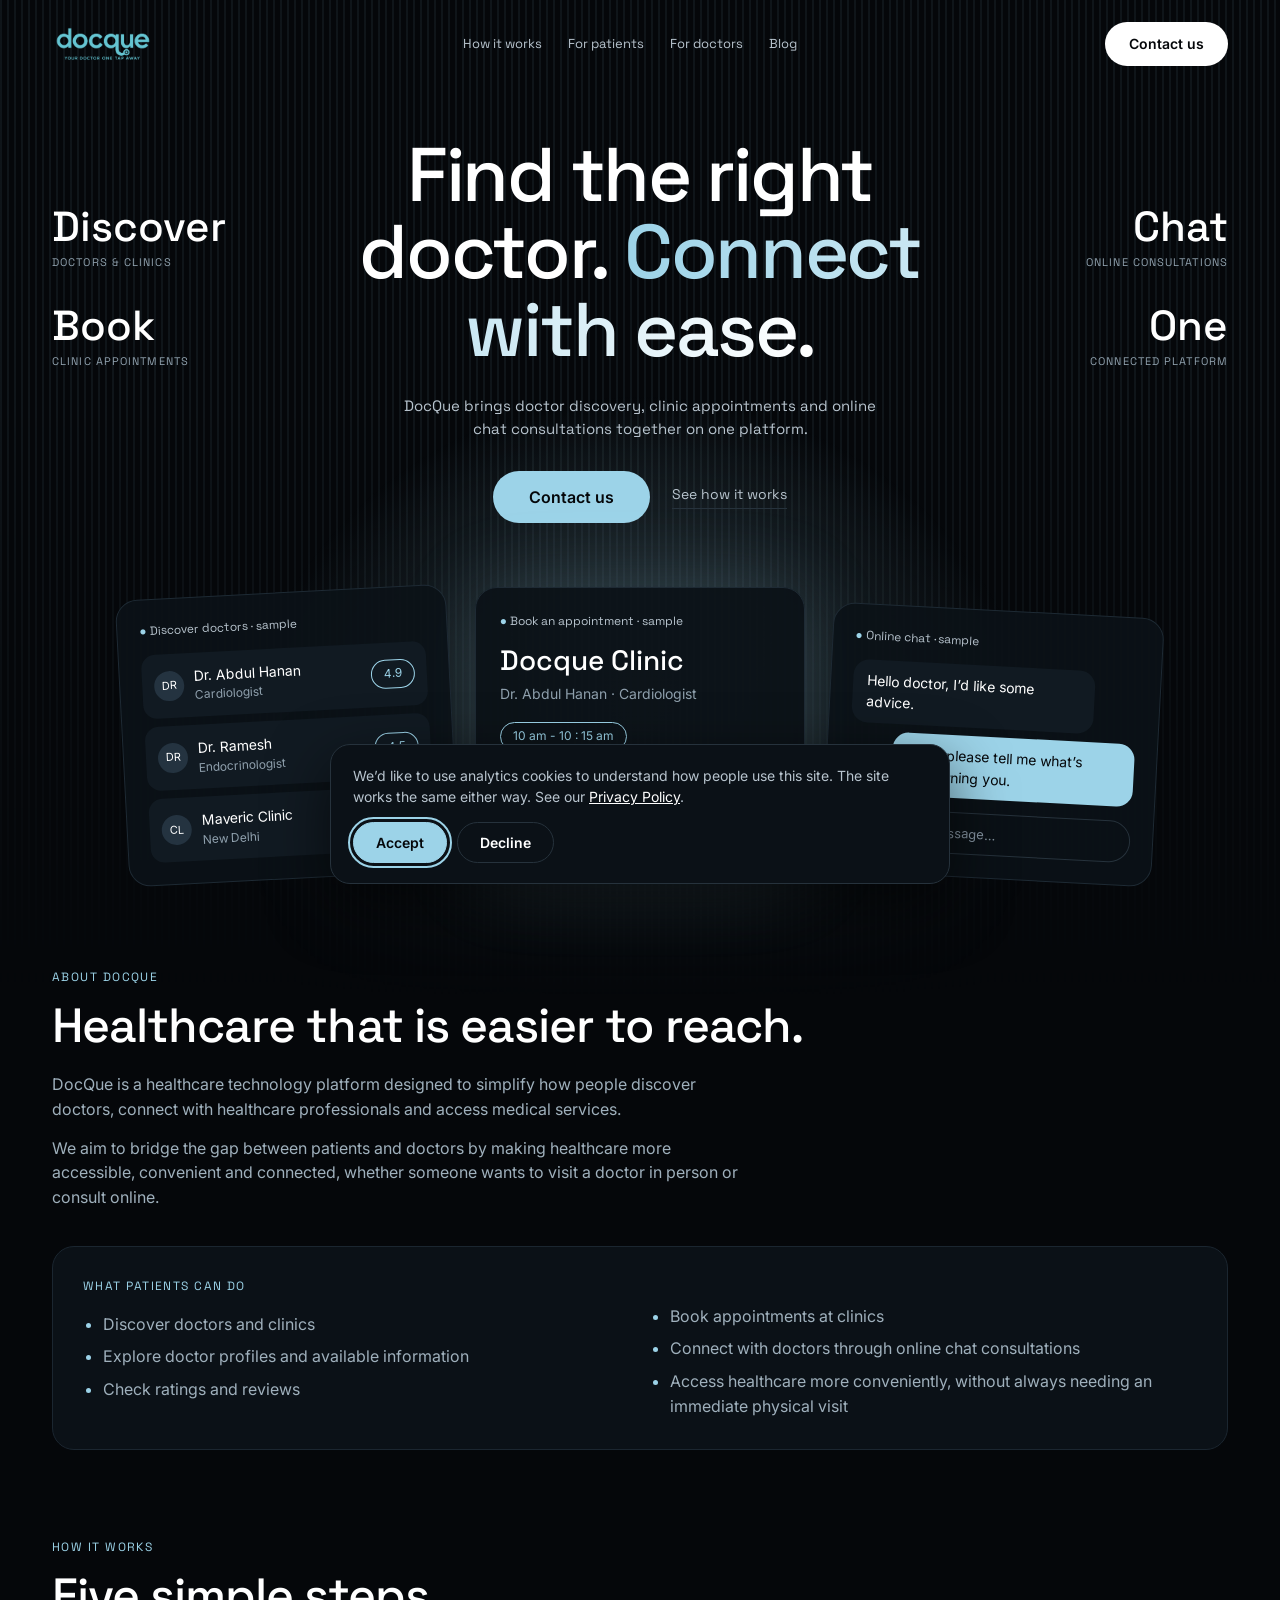
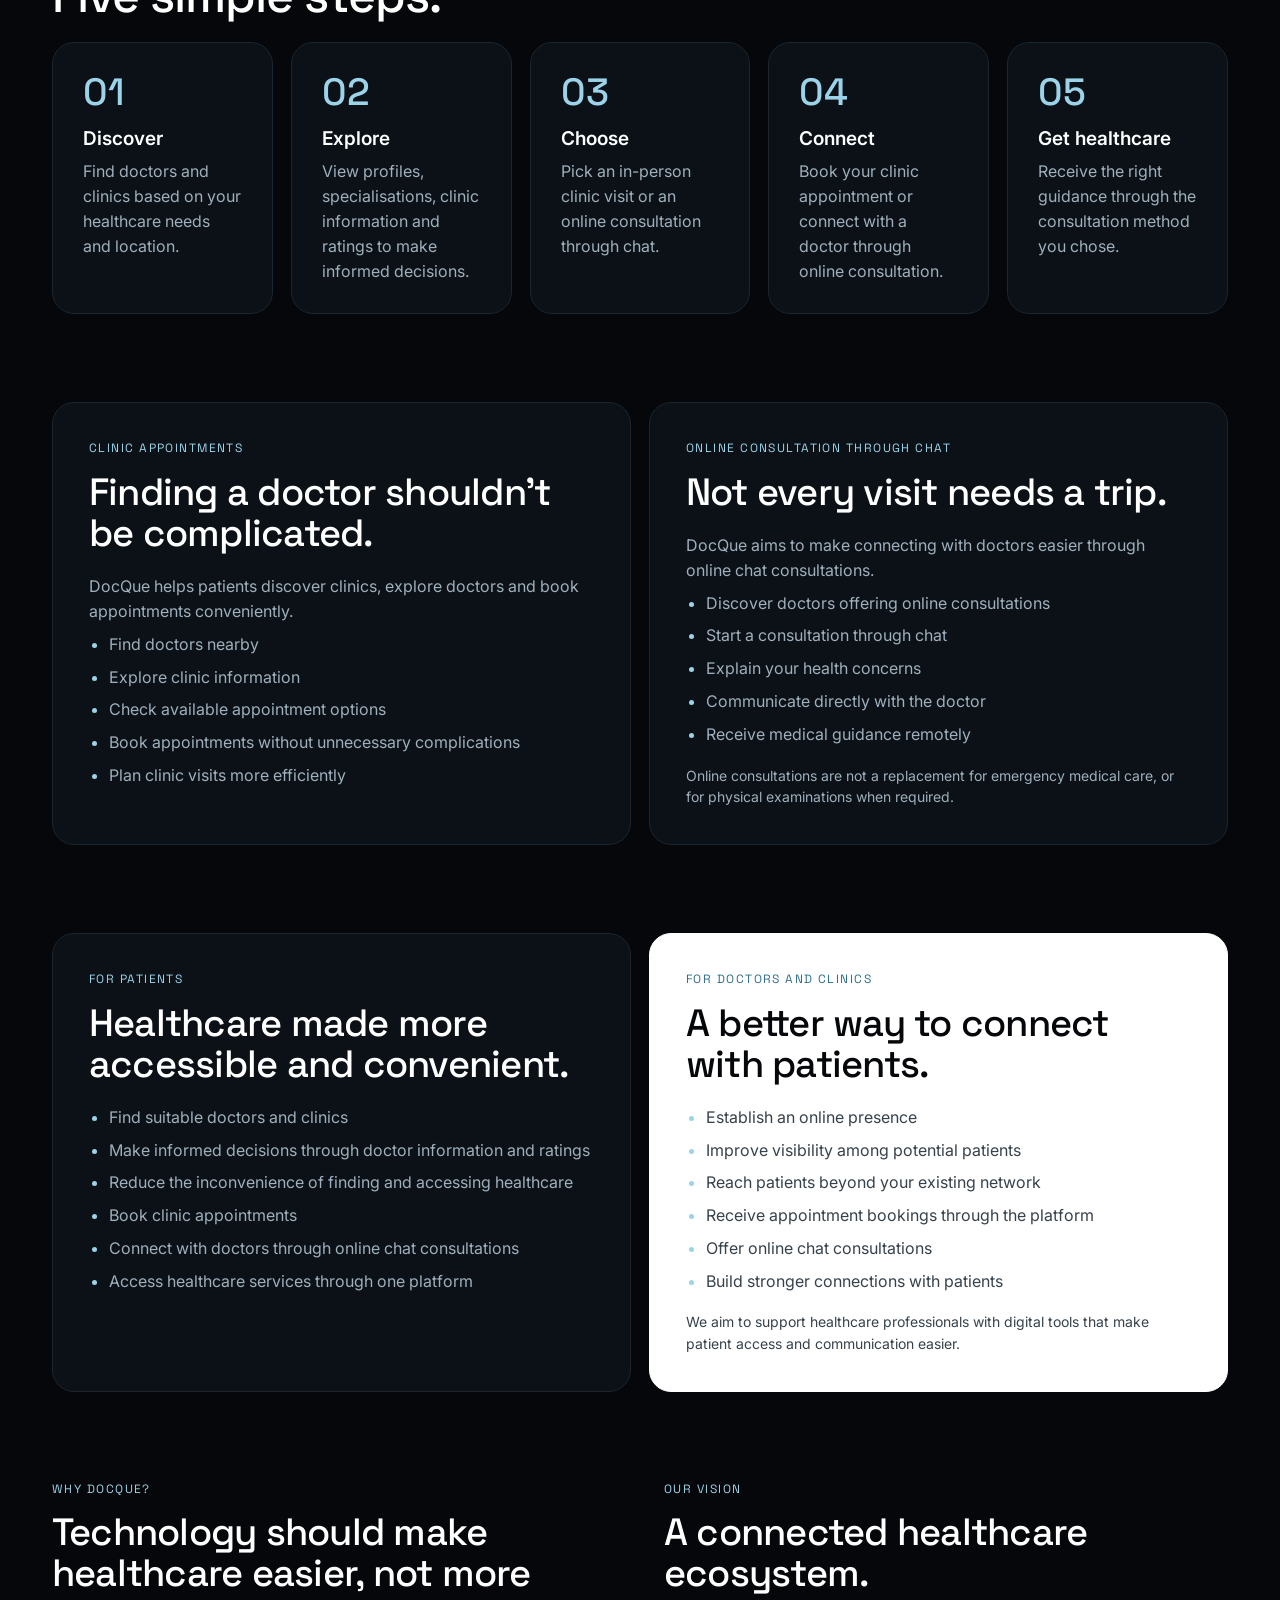
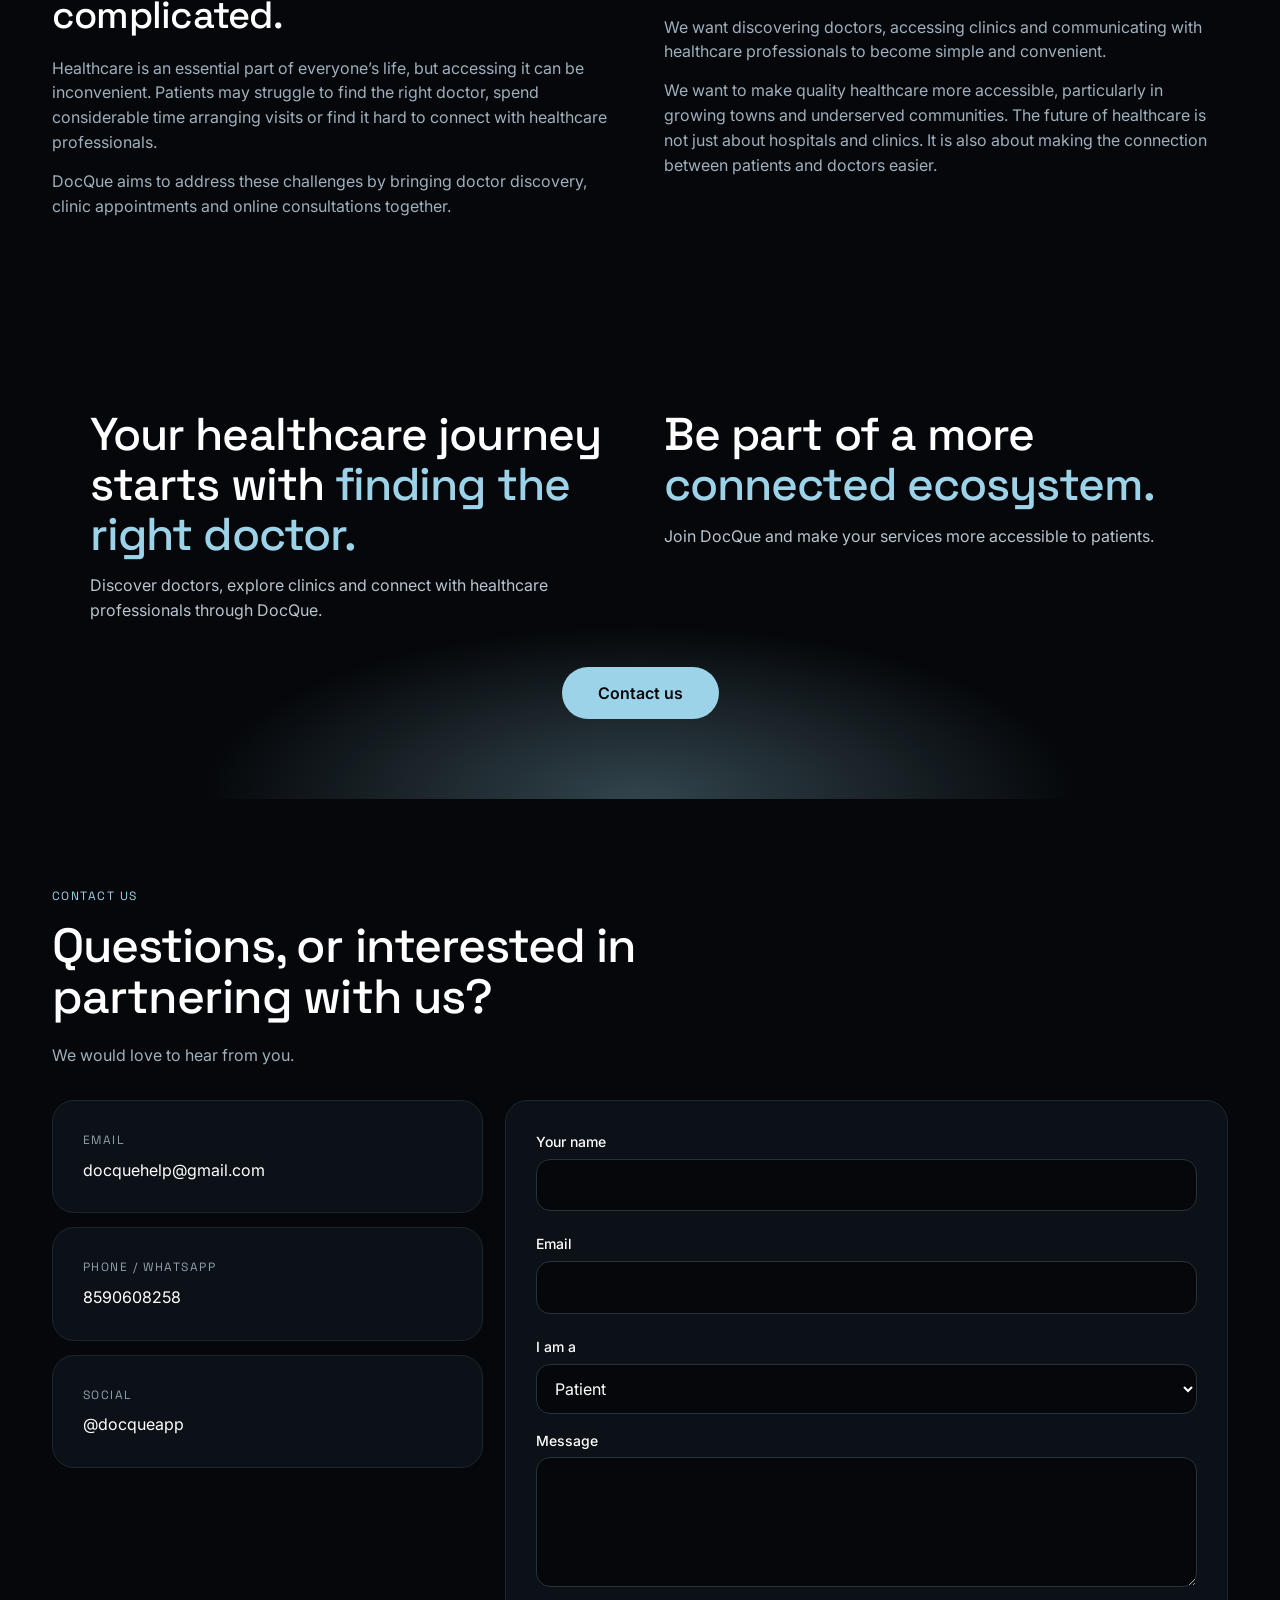
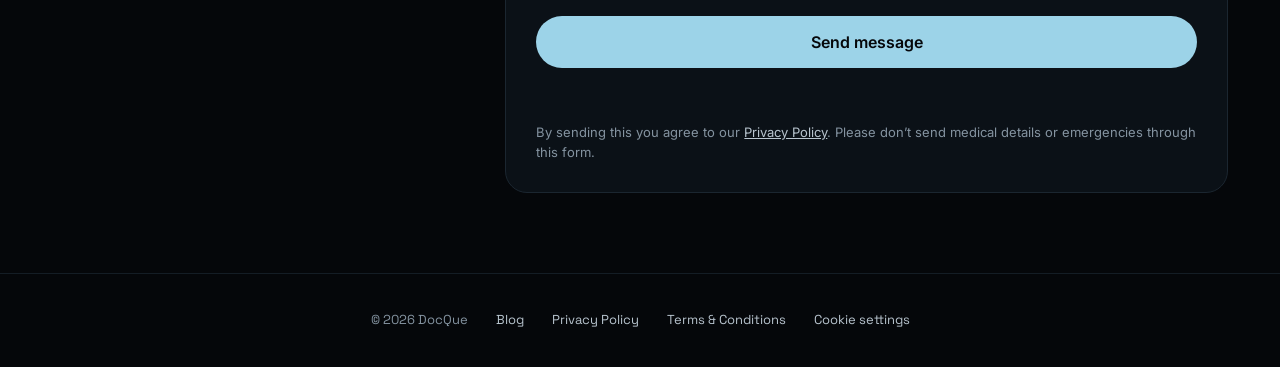
<file: index.html>
<!doctype html>
<html lang="en-IN">
<head>
<meta charset="utf-8">
<meta name="viewport" content="width=device-width, initial-scale=1">
<title>DocQue – Find Doctors, Book Appointments, Consult Online</title>
<meta name="description" content="DocQue helps patients discover doctors and clinics, book clinic appointments and connect with doctors through online chat consultations.">
<link rel="canonical" href="https://www.docque.co.in/">
<meta name="theme-color" content="#05070A">

<link rel="icon" href="/favicon.ico" sizes="any">
<link rel="icon" type="image/png" sizes="32x32" href="/favicon-32.png">
<link rel="apple-touch-icon" href="/apple-touch-icon.png">

<meta property="og:type" content="website">
<meta property="og:site_name" content="DocQue">
<meta property="og:title" content="DocQue – Find the right doctor. Connect with ease.">
<meta property="og:description" content="Discover doctors and clinics, book appointments and consult online through chat, all on one platform.">
<meta property="og:url" content="https://www.docque.co.in/">
<meta property="og:image" content="https://www.docque.co.in/social-preview.png">
<meta property="og:image:width" content="1200">
<meta property="og:image:height" content="630">
<meta property="og:image:alt" content="DocQue logo with the line: Find the right doctor. Connect with ease.">
<meta name="twitter:card" content="summary_large_image">
<meta name="twitter:title" content="DocQue – Find the right doctor. Connect with ease.">
<meta name="twitter:description" content="Discover doctors and clinics, book appointments and consult online through chat.">
<meta name="twitter:image" content="https://www.docque.co.in/social-preview.png">

<script type="application/ld+json">
{"@context":"https://schema.org","@type":"Organization","name":"DocQue","url":"https://www.docque.co.in/","logo":"https://www.docque.co.in/apple-touch-icon.png","email":"docquehelp@gmail.com"}
</script>

<link rel="preconnect" href="https://fonts.googleapis.com">
<link rel="preconnect" href="https://fonts.gstatic.com" crossorigin>
<link rel="preload" as="style" href="https://fonts.googleapis.com/css2?family=Inter:wght@400;500;600&family=Space+Grotesk:wght@400;500;600&display=swap" onload="this.onload=null;this.rel='stylesheet'">
<noscript><link rel="stylesheet" href="https://fonts.googleapis.com/css2?family=Inter:wght@400;500;600&family=Space+Grotesk:wght@400;500;600&display=swap"></noscript>
<link rel="stylesheet" href="/styles.css">
<script>document.documentElement.classList.add('js')</script>
</head>
<body>
<a class="skip" href="#main">Skip to content</a>

<header class="hero">
  <div class="beam"></div>
  <div class="wrap">
    <nav class="top" aria-label="Main">
      <a class="brand" href="/"><img src="/assets/docque-wordmark.png" alt="DocQue" height="34"></a>
      <div class="links">
        <a href="#how">How it works</a>
        <a href="#patients">For patients</a>
        <a href="#doctors">For doctors</a>
        <a href="/blog">Blog</a>
      </div>
      <a class="btn-w" href="#contact">Contact us</a>
    </nav>

    <div class="hero-grid">
      <div class="stat l"><b>Discover</b><span>doctors &amp; clinics</span><b>Book</b><span>clinic appointments</span></div>
      <div class="hc">
        <h1>Find the right doctor. <em>Connect with ease.</em></h1>
        <p class="lead">DocQue brings doctor discovery, clinic appointments and online chat consultations together on one platform.</p>
        <div class="cta"><a class="b1" href="#contact">Contact us</a><a class="tl" href="#how">See how it works</a></div>
      </div>
      <div class="stat r"><b>Chat</b><span>online consultations</span><b>One</b><span>connected platform</span></div>
    </div>
  </div>

  <div class="mocks" aria-hidden="true">
    <div class="mc">
      <div class="ml"><i>●</i> Discover doctors · sample</div>
      <div class="row"><span class="av">DR</span><div class="grow">Dr. Abdul Hanan<small>Cardiologist</small></div><span class="chip">4.9</span></div>
      <div class="row"><span class="av">DR</span><div class="grow">Dr. Ramesh<small>Endocrinologist</small></div><span class="chip">4.5</span></div>
      <div class="row"><span class="av">CL</span><div class="grow">Maveric Clinic<small>New Delhi</small></div></div>
    </div>
    <div class="mc book">
      <div class="ml"><i>●</i> Book an appointment · sample</div>
      <h3>Docque Clinic</h3>
      <div class="sub">Dr. Abdul Hanan · Cardiologist</div>
      <div class="slots"><span class="chip">10 am - 10 : 15 am</span><span class="chip">12 : 30 pm - 12 : 45 pm</span></div>
      <div class="bk">Book appointment</div>
    </div>
    <div class="mc">
      <div class="ml"><i>●</i> Online chat · sample</div>
      <div class="bub">Hello doctor, I’d like some advice.</div>
      <div class="bub me">Hello, please tell me what’s concerning you.</div>
      <div class="input">Type your message…</div>
    </div>
  </div>
</header>

<main id="main">
  <section class="sec rv">
    <div class="k">About DocQue</div>
    <h2 class="h">Healthcare that is easier to reach.</h2>
    <p class="p">DocQue is a healthcare technology platform designed to simplify how people discover doctors, connect with healthcare professionals and access medical services.</p>
    <p class="p" style="margin-bottom:36px">We aim to bridge the gap between patients and doctors by making healthcare more accessible, convenient and connected, whether someone wants to visit a doctor in person or consult online.</p>
    <div class="c"><div class="k" style="margin-bottom:8px">What patients can do</div>
      <ul class="ul" style="columns:2 280px;column-gap:40px"><li>Discover doctors and clinics</li><li>Explore doctor profiles and available information</li><li>Check ratings and reviews</li><li>Book appointments at clinics</li><li>Connect with doctors through online chat consultations</li><li>Access healthcare more conveniently, without always needing an immediate physical visit</li></ul></div>
  </section>

  <section class="sec" id="how">
    <div class="k rv">How it works</div>
    <h2 class="h rv">Five simple steps.</h2>
    <div class="g steps">
      <div class="c rv"><div class="sn">01</div><h3>Discover</h3><p class="p">Find doctors and clinics based on your healthcare needs and location.</p></div>
      <div class="c rv"><div class="sn">02</div><h3>Explore</h3><p class="p">View profiles, specialisations, clinic information and ratings to make informed decisions.</p></div>
      <div class="c rv"><div class="sn">03</div><h3>Choose</h3><p class="p">Pick an in-person clinic visit or an online consultation through chat.</p></div>
      <div class="c rv"><div class="sn">04</div><h3>Connect</h3><p class="p">Book your clinic appointment or connect with a doctor through online consultation.</p></div>
      <div class="c rv"><div class="sn">05</div><h3>Get healthcare</h3><p class="p">Receive the right guidance through the consultation method you chose.</p></div>
    </div>
  </section>

  <section class="sec g">
    <div class="c big rv"><div class="k">Clinic appointments</div>
      <h2 class="h sm">Finding a doctor shouldn’t be complicated.</h2>
      <p class="p">DocQue helps patients discover clinics, explore doctors and book appointments conveniently.</p>
      <ul class="ul"><li>Find doctors nearby</li><li>Explore clinic information</li><li>Check available appointment options</li><li>Book appointments without unnecessary complications</li><li>Plan clinic visits more efficiently</li></ul></div>
    <div class="c big rv"><div class="k">Online consultation through chat</div>
      <h2 class="h sm">Not every visit needs a trip.</h2>
      <p class="p">DocQue aims to make connecting with doctors easier through online chat consultations.</p>
      <ul class="ul"><li>Discover doctors offering online consultations</li><li>Start a consultation through chat</li><li>Explain your health concerns</li><li>Communicate directly with the doctor</li><li>Receive medical guidance remotely</li></ul>
      <p class="p" style="margin-top:18px;font-size:14px">Online consultations are not a replacement for emergency medical care, or for physical examinations when required.</p></div>
  </section>

  <section class="sec g">
    <div class="c big rv" id="patients"><div class="k">For patients</div>
      <h2 class="h sm">Healthcare made more accessible and convenient.</h2>
      <ul class="ul"><li>Find suitable doctors and clinics</li><li>Make informed decisions through doctor information and ratings</li><li>Reduce the inconvenience of finding and accessing healthcare</li><li>Book clinic appointments</li><li>Connect with doctors through online chat consultations</li><li>Access healthcare services through one platform</li></ul></div>
    <div class="c big light rv" id="doctors"><div class="k">For doctors and clinics</div>
      <h2 class="h sm">A better way to connect with patients.</h2>
      <ul class="ul"><li>Establish an online presence</li><li>Improve visibility among potential patients</li><li>Reach patients beyond your existing network</li><li>Receive appointment bookings through the platform</li><li>Offer online chat consultations</li><li>Build stronger connections with patients</li></ul>
      <p class="p" style="margin-top:18px;font-size:14px">We aim to support healthcare professionals with digital tools that make patient access and communication easier.</p></div>
  </section>

  <section class="sec g two">
    <div class="rv"><div class="k">Why DocQue?</div>
      <h2 class="h sm">Technology should make healthcare easier, not more complicated.</h2>
      <p class="p">Healthcare is an essential part of everyone’s life, but accessing it can be inconvenient. Patients may struggle to find the right doctor, spend considerable time arranging visits or find it hard to connect with healthcare professionals.</p>
      <p class="p">DocQue aims to address these challenges by bringing doctor discovery, clinic appointments and online consultations together.</p></div>
    <div class="rv"><div class="k">Our vision</div>
      <h2 class="h sm">A connected healthcare ecosystem.</h2>
      <p class="p">We want discovering doctors, accessing clinics and communicating with healthcare professionals to become simple and convenient.</p>
      <p class="p">We want to make quality healthcare more accessible, particularly in growing towns and underserved communities. The future of healthcare is not just about hospitals and clinics. It is also about making the connection between patients and doctors easier.</p></div>
  </section>

  <section class="closing rv">
    <div class="in">
      <div><h2>Your healthcare journey starts with <em>finding the right doctor.</em></h2><p>Discover doctors, explore clinics and connect with healthcare professionals through DocQue.</p></div>
      <div><h2>Be part of a more <em>connected ecosystem.</em></h2><p>Join DocQue and make your services more accessible to patients.</p></div>
    </div>
    <div class="cta"><a class="b1" href="#contact">Contact us</a></div>
  </section>

  <section class="sec" id="contact" style="padding-bottom:40px">
    <div class="k rv">Contact us</div>
    <h2 class="h rv">Questions, or interested in partnering with us?</h2>
    <p class="p rv" style="margin-bottom:32px">We would love to hear from you.</p>
    <div class="cwrap">
      <div class="cinfo">
        <div class="c"><div class="k">Email</div><div class="v"><a href="mailto:docquehelp@gmail.com">docquehelp@gmail.com</a></div></div>
        <div class="c"><div class="k">Phone / WhatsApp</div><div class="v"><a href="tel:+918590608258">8590608258</a></div></div>
        <div class="c"><div class="k">Social</div><div class="v">@docqueapp</div></div>
      </div>
      <form class="f" id="contact-form" novalidate>
        <div class="fld"><label for="f-name">Your name</label><input id="f-name" name="name" type="text" autocomplete="name" required aria-describedby="err-name"><span class="err" id="err-name"></span></div>
        <div class="fld"><label for="f-email">Email</label><input id="f-email" name="email" type="email" autocomplete="email" required aria-describedby="err-email"><span class="err" id="err-email"></span></div>
        <div class="fld"><label for="f-role">I am a</label><select id="f-role" name="role"><option>Patient</option><option>Doctor</option><option>Clinic</option><option>Other</option></select></div>
        <div class="fld"><label for="f-msg">Message</label><textarea id="f-msg" name="message" required aria-describedby="err-message"></textarea><span class="err" id="err-message"></span></div>
        <div class="hp" aria-hidden="true"><label>Leave this empty<input name="company" type="text" tabindex="-1" autocomplete="off"></label></div>
        <button class="b1" type="submit">Send message</button>
        <p class="fstat" id="form-status" role="status" aria-live="polite"></p>
        <p class="fnote">By sending this you agree to our <a href="/privacy">Privacy Policy</a>. Please don’t send medical details or emergencies through this form.</p>
      </form>
    </div>
  </section>
</main>

<footer class="site">
  <span>© <span id="year">2026</span> DocQue</span>
  <a href="/blog">Blog</a>
  <a href="/privacy">Privacy Policy</a>
  <a href="/terms">Terms &amp; Conditions</a>
  <button type="button" data-cookie-settings>Cookie settings</button>
</footer>

<script src="/site.js" defer></script>
</body>
</html>
</file>
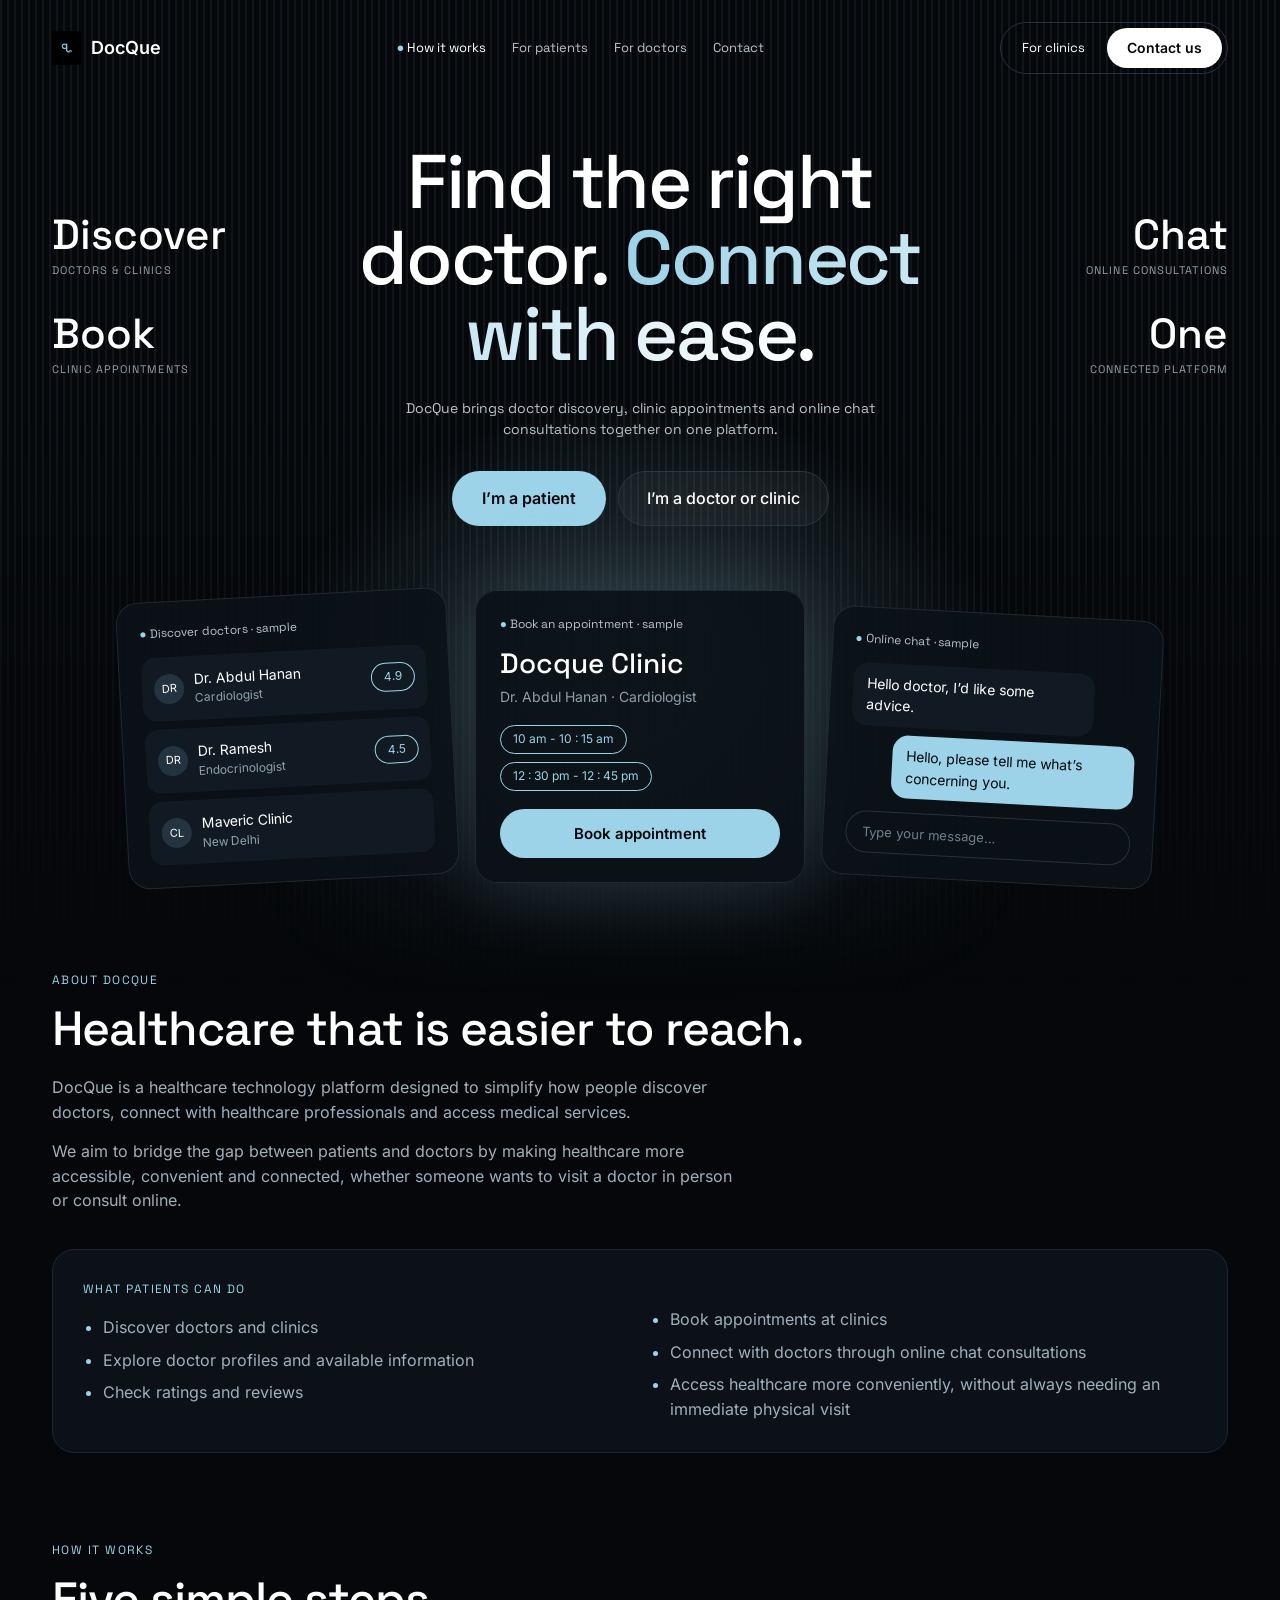
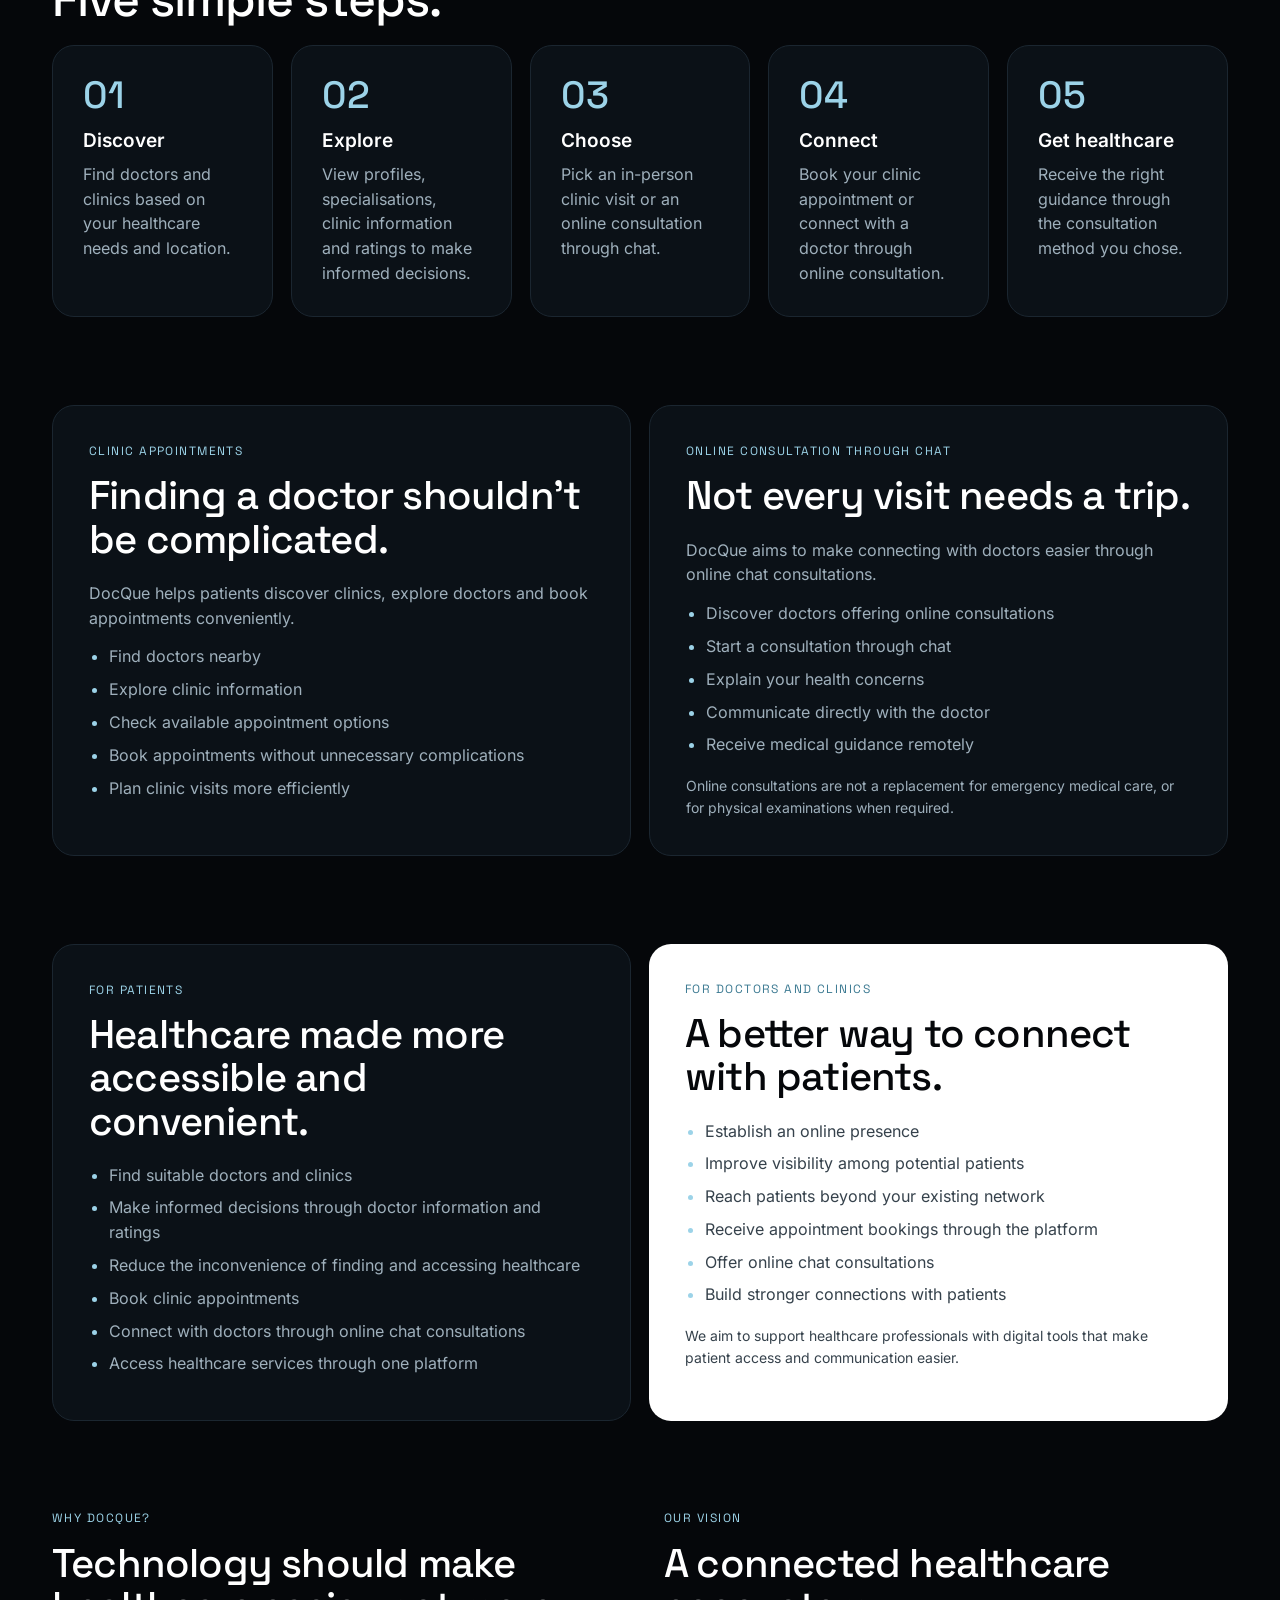
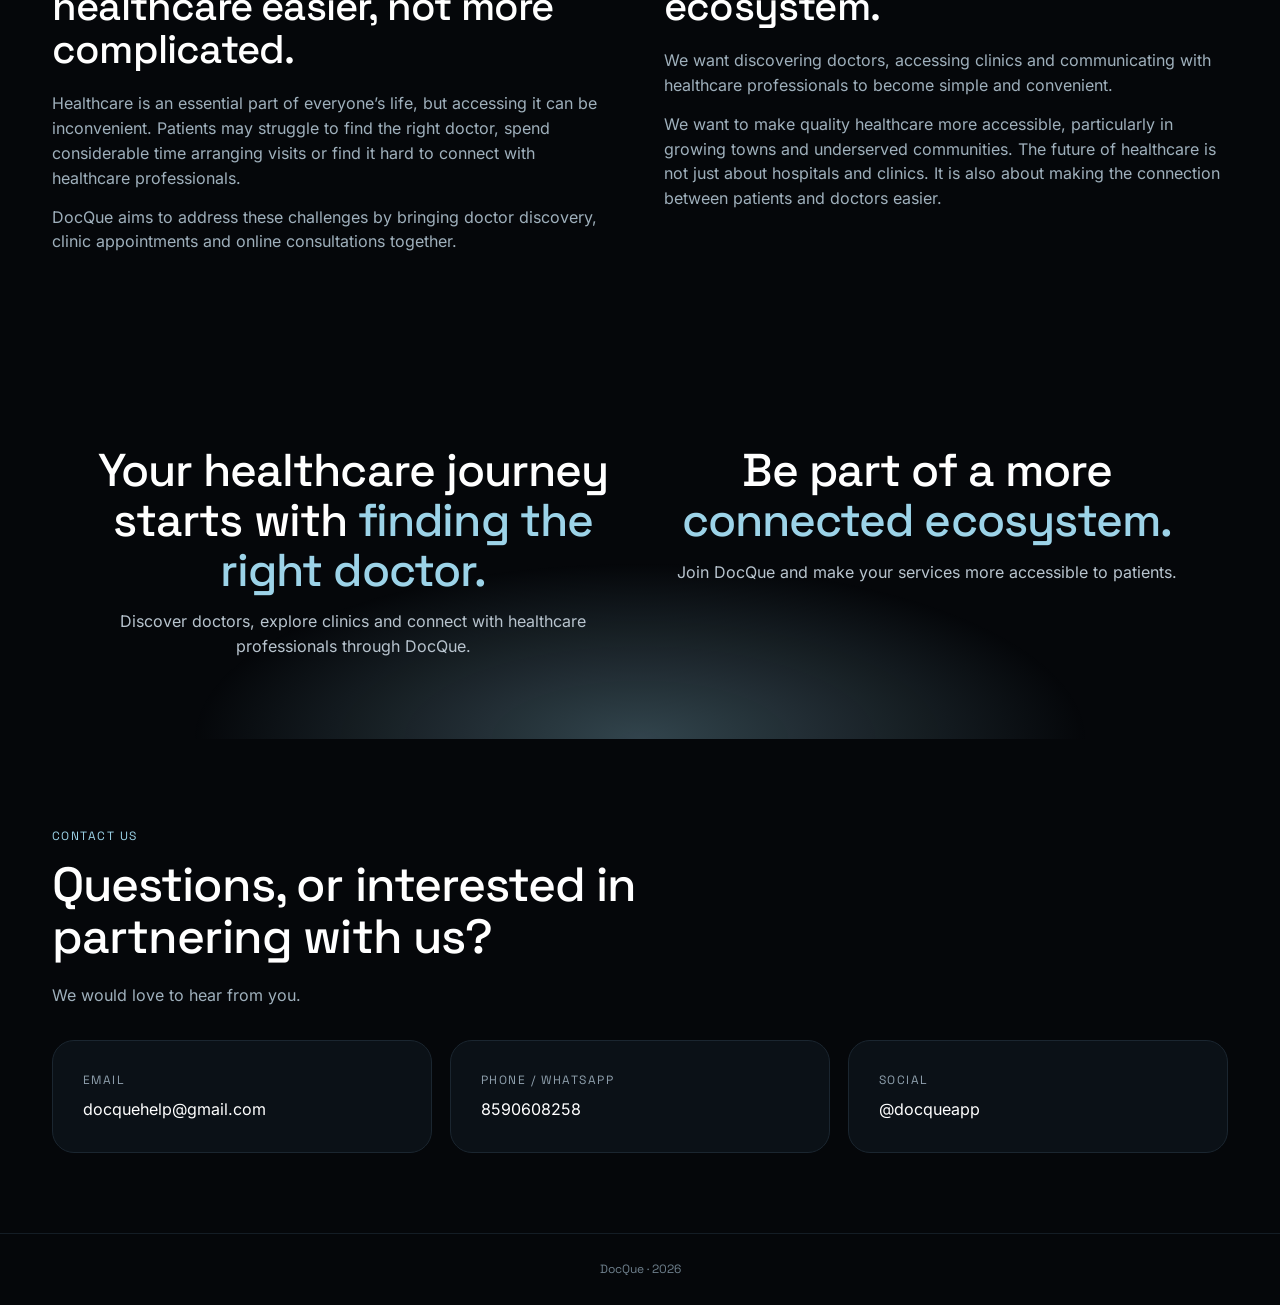
<file: DocQue-main/index.html>
<!DOCTYPE html>
<html lang="en"><head><meta charset="utf-8"><meta name="viewport" content="width=device-width, initial-scale=1"><title>DocQue</title>
<!--
Some of the files packed into this page (the "__bundler/manifest" data in this file, unpacked by the page’s script when it opens) are font files downloaded unchanged from Google Fonts (fonts.gstatic.com) when the page was saved. Google Fonts serves each family in pieces, one file per range of characters, so these may not be complete families. Each family’s license follows and still applies to its files. If you pass this file on, keep this comment in it.

Inter

Copyright 2020 The Inter Project Authors (https://github.com/rsms/inter)

This Font Software is licensed under the SIL Open Font License, Version 1.1.
This license is copied below, and is also available with a FAQ at:
https://scripts.sil.org/OFLl


-----------------------------------------------------------
SIL OPEN FONT LICENSE Version 1.1 - 26 February 2007
-----------------------------------------------------------

PREAMBLE
The goals of the Open Font License (OFL) are to stimulate worldwide
development of collaborative font projects, to support the font creation
efforts of academic and linguistic communities, and to provide a free and
open framework in which fonts may be shared and improved in partnership
with others.

The OFL allows the licensed fonts to be used, studied, modified and
redistributed freely as long as they are not sold by themselves. The
fonts, including any derivative works, can be bundled, embedded,
redistributed and/or sold with any software provided that any reserved
names are not used by derivative works. The fonts and derivatives,
however, cannot be released under any other type of license. The
requirement for fonts to remain under this license does not apply
to any document created using the fonts or their derivatives.

DEFINITIONS
"Font Software" refers to the set of files released by the Copyright
Holder(s) under this license and clearly marked as such. This may
include source files, build scripts and documentation.

"Reserved Font Name" refers to any names specified as such after the
copyright statement(s).

"Original Version" refers to the collection of Font Software components as
distributed by the Copyright Holder(s).

"Modified Version" refers to any derivative made by adding to, deleting,
or substituting -- in part or in whole -- any of the components of the
Original Version, by changing formats or by porting the Font Software to a
new environment.

"Author" refers to any designer, engineer, programmer, technical
writer or other person who contributed to the Font Software.

PERMISSION & CONDITIONS
Permission is hereby granted, free of charge, to any person obtaining
a copy of the Font Software, to use, study, copy, merge, embed, modify,
redistribute, and sell modified and unmodified copies of the Font
Software, subject to the following conditions:

1) Neither the Font Software nor any of its individual components,
in Original or Modified Versions, may be sold by itself.

2) Original or Modified Versions of the Font Software may be bundled,
redistributed and/or sold with any software, provided that each copy
contains the above copyright notice and this license. These can be
included either as stand-alone text files, human-readable headers or
in the appropriate machine-readable metadata fields within text or
binary files as long as those fields can be easily viewed by the user.

3) No Modified Version of the Font Software may use the Reserved Font
Name(s) unless explicit written permission is granted by the corresponding
Copyright Holder. This restriction only applies to the primary font name as
presented to the users.

4) The name(s) of the Copyright Holder(s) or the Author(s) of the Font
Software shall not be used to promote, endorse or advertise any
Modified Version, except to acknowledge the contribution(s) of the
Copyright Holder(s) and the Author(s) or with their explicit written
permission.

5) The Font Software, modified or unmodified, in part or in whole,
must be distributed entirely under this license, and must not be
distributed under any other license. The requirement for fonts to
remain under this license does not apply to any document created
using the Font Software.

TERMINATION
This license becomes null and void if any of the above conditions are
not met.

DISCLAIMER
THE FONT SOFTWARE IS PROVIDED "AS IS", WITHOUT WARRANTY OF ANY KIND,
EXPRESS OR IMPLIED, INCLUDING BUT NOT LIMITED TO ANY WARRANTIES OF
MERCHANTABILITY, FITNESS FOR A PARTICULAR PURPOSE AND NONINFRINGEMENT
OF COPYRIGHT, PATENT, TRADEMARK, OR OTHER RIGHT. IN NO EVENT SHALL THE
COPYRIGHT HOLDER BE LIABLE FOR ANY CLAIM, DAMAGES OR OTHER LIABILITY,
INCLUDING ANY GENERAL, SPECIAL, INDIRECT, INCIDENTAL, OR CONSEQUENTIAL
DAMAGES, WHETHER IN AN ACTION OF CONTRACT, TORT OR OTHERWISE, ARISING
FROM, OUT OF THE USE OR INABILITY TO USE THE FONT SOFTWARE OR FROM
OTHER DEALINGS IN THE FONT SOFTWARE.

Space Grotesk

Copyright 2020 The Space Grotesk Project Authors (https://github.com/floriankarsten/space-grotesk)

This Font Software is licensed under the SIL Open Font License, Version 1.1.
This license is copied below, and is also available with a FAQ at:
http://scripts.sil.org/OFL


-----------------------------------------------------------
SIL OPEN FONT LICENSE Version 1.1 - 26 February 2007
-----------------------------------------------------------

PREAMBLE
The goals of the Open Font License (OFL) are to stimulate worldwide
development of collaborative font projects, to support the font creation
efforts of academic and linguistic communities, and to provide a free and
open framework in which fonts may be shared and improved in partnership
with others.

The OFL allows the licensed fonts to be used, studied, modified and
redistributed freely as long as they are not sold by themselves. The
fonts, including any derivative works, can be bundled, embedded,
redistributed and/or sold with any software provided that any reserved
names are not used by derivative works. The fonts and derivatives,
however, cannot be released under any other type of license. The
requirement for fonts to remain under this license does not apply
to any document created using the fonts or their derivatives.

DEFINITIONS
"Font Software" refers to the set of files released by the Copyright
Holder(s) under this license and clearly marked as such. This may
include source files, build scripts and documentation.

"Reserved Font Name" refers to any names specified as such after the
copyright statement(s).

"Original Version" refers to the collection of Font Software components as
distributed by the Copyright Holder(s).

"Modified Version" refers to any derivative made by adding to, deleting,
or substituting -- in part or in whole -- any of the components of the
Original Version, by changing formats or by porting the Font Software to a
new environment.

"Author" refers to any designer, engineer, programmer, technical
writer or other person who contributed to the Font Software.

PERMISSION & CONDITIONS
Permission is hereby granted, free of charge, to any person obtaining
a copy of the Font Software, to use, study, copy, merge, embed, modify,
redistribute, and sell modified and unmodified copies of the Font
Software, subject to the following conditions:

1) Neither the Font Software nor any of its individual components,
in Original or Modified Versions, may be sold by itself.

2) Original or Modified Versions of the Font Software may be bundled,
redistributed and/or sold with any software, provided that each copy
contains the above copyright notice and this license. These can be
included either as stand-alone text files, human-readable headers or
in the appropriate machine-readable metadata fields within text or
binary files as long as those fields can be easily viewed by the user.

3) No Modified Version of the Font Software may use the Reserved Font
Name(s) unless explicit written permission is granted by the corresponding
Copyright Holder. This restriction only applies to the primary font name as
presented to the users.

4) The name(s) of the Copyright Holder(s) or the Author(s) of the Font
Software shall not be used to promote, endorse or advertise any
Modified Version, except to acknowledge the contribution(s) of the
Copyright Holder(s) and the Author(s) or with their explicit written
permission.

5) The Font Software, modified or unmodified, in part or in whole,
must be distributed entirely under this license, and must not be
distributed under any other license. The requirement for fonts to
remain under this license does not apply to any document created
using the Font Software.

TERMINATION
This license becomes null and void if any of the above conditions are
not met.

DISCLAIMER
THE FONT SOFTWARE IS PROVIDED "AS IS", WITHOUT WARRANTY OF ANY KIND,
EXPRESS OR IMPLIED, INCLUDING BUT NOT LIMITED TO ANY WARRANTIES OF
MERCHANTABILITY, FITNESS FOR A PARTICULAR PURPOSE AND NONINFRINGEMENT
OF COPYRIGHT, PATENT, TRADEMARK, OR OTHER RIGHT. IN NO EVENT SHALL THE
COPYRIGHT HOLDER BE LIABLE FOR ANY CLAIM, DAMAGES OR OTHER LIABILITY,
INCLUDING ANY GENERAL, SPECIAL, INDIRECT, INCIDENTAL, OR CONSEQUENTIAL
DAMAGES, WHETHER IN AN ACTION OF CONTRACT, TORT OR OTHERWISE, ARISING
FROM, OUT OF THE USE OR INABILITY TO USE THE FONT SOFTWARE OR FROM
OTHER DEALINGS IN THE FONT SOFTWARE.

-->
<style>/* cyrillic-ext */
@font-face {
  font-family: 'Inter';
  font-style: normal;
  font-weight: 400;
  font-display: swap;
  src: url("assets/eaa0d3fb-8463-4e85-87ed-fb1d4ef73375.woff2") format('woff2');
  unicode-range: U+0460-052F, U+1C80-1C8A, U+20B4, U+2DE0-2DFF, U+A640-A69F, U+FE2E-FE2F;
}
/* cyrillic */
@font-face {
  font-family: 'Inter';
  font-style: normal;
  font-weight: 400;
  font-display: swap;
  src: url("assets/39a297ec-8542-43f5-80c3-9267f8fd9cbe.woff2") format('woff2');
  unicode-range: U+0301, U+0400-045F, U+0490-0491, U+04B0-04B1, U+2116;
}
/* greek-ext */
@font-face {
  font-family: 'Inter';
  font-style: normal;
  font-weight: 400;
  font-display: swap;
  src: url("assets/6f8dd1fa-da20-44c4-943d-aec45d59cb67.woff2") format('woff2');
  unicode-range: U+1F00-1FFF;
}
/* greek */
@font-face {
  font-family: 'Inter';
  font-style: normal;
  font-weight: 400;
  font-display: swap;
  src: url("assets/2d30088a-b15f-47f2-88c9-6f7816b31095.woff2") format('woff2');
  unicode-range: U+0370-0377, U+037A-037F, U+0384-038A, U+038C, U+038E-03A1, U+03A3-03FF;
}
/* vietnamese */
@font-face {
  font-family: 'Inter';
  font-style: normal;
  font-weight: 400;
  font-display: swap;
  src: url("assets/805bc997-a66d-4c7a-99a1-1f82fa32c2ec.woff2") format('woff2');
  unicode-range: U+0102-0103, U+0110-0111, U+0128-0129, U+0168-0169, U+01A0-01A1, U+01AF-01B0, U+0300-0301, U+0303-0304, U+0308-0309, U+0323, U+0329, U+1EA0-1EF9, U+20AB;
}
/* latin-ext */
@font-face {
  font-family: 'Inter';
  font-style: normal;
  font-weight: 400;
  font-display: swap;
  src: url("assets/8f1b8dbc-0406-40b6-abfd-0188817e3e3d.woff2") format('woff2');
  unicode-range: U+0100-02BA, U+02BD-02C5, U+02C7-02CC, U+02CE-02D7, U+02DD-02FF, U+0304, U+0308, U+0329, U+1D00-1DBF, U+1E00-1E9F, U+1EF2-1EFF, U+2020, U+20A0-20AB, U+20AD-20C4, U+2113, U+2C60-2C7F, U+A720-A7FF;
}
/* latin */
@font-face {
  font-family: 'Inter';
  font-style: normal;
  font-weight: 400;
  font-display: swap;
  src: url("assets/243f54ff-c970-4de2-802d-2941e268399d.woff2") format('woff2');
  unicode-range: U+0000-00FF, U+0131, U+0152-0153, U+02BB-02BC, U+02C6, U+02DA, U+02DC, U+0304, U+0308, U+0329, U+2000-206F, U+20AC, U+2122, U+2191, U+2193, U+2212, U+2215, U+FEFF, U+FFFD;
}
/* cyrillic-ext */
@font-face {
  font-family: 'Inter';
  font-style: normal;
  font-weight: 500;
  font-display: swap;
  src: url("assets/eaa0d3fb-8463-4e85-87ed-fb1d4ef73375.woff2") format('woff2');
  unicode-range: U+0460-052F, U+1C80-1C8A, U+20B4, U+2DE0-2DFF, U+A640-A69F, U+FE2E-FE2F;
}
/* cyrillic */
@font-face {
  font-family: 'Inter';
  font-style: normal;
  font-weight: 500;
  font-display: swap;
  src: url("assets/39a297ec-8542-43f5-80c3-9267f8fd9cbe.woff2") format('woff2');
  unicode-range: U+0301, U+0400-045F, U+0490-0491, U+04B0-04B1, U+2116;
}
/* greek-ext */
@font-face {
  font-family: 'Inter';
  font-style: normal;
  font-weight: 500;
  font-display: swap;
  src: url("assets/6f8dd1fa-da20-44c4-943d-aec45d59cb67.woff2") format('woff2');
  unicode-range: U+1F00-1FFF;
}
/* greek */
@font-face {
  font-family: 'Inter';
  font-style: normal;
  font-weight: 500;
  font-display: swap;
  src: url("assets/2d30088a-b15f-47f2-88c9-6f7816b31095.woff2") format('woff2');
  unicode-range: U+0370-0377, U+037A-037F, U+0384-038A, U+038C, U+038E-03A1, U+03A3-03FF;
}
/* vietnamese */
@font-face {
  font-family: 'Inter';
  font-style: normal;
  font-weight: 500;
  font-display: swap;
  src: url("assets/805bc997-a66d-4c7a-99a1-1f82fa32c2ec.woff2") format('woff2');
  unicode-range: U+0102-0103, U+0110-0111, U+0128-0129, U+0168-0169, U+01A0-01A1, U+01AF-01B0, U+0300-0301, U+0303-0304, U+0308-0309, U+0323, U+0329, U+1EA0-1EF9, U+20AB;
}
/* latin-ext */
@font-face {
  font-family: 'Inter';
  font-style: normal;
  font-weight: 500;
  font-display: swap;
  src: url("assets/8f1b8dbc-0406-40b6-abfd-0188817e3e3d.woff2") format('woff2');
  unicode-range: U+0100-02BA, U+02BD-02C5, U+02C7-02CC, U+02CE-02D7, U+02DD-02FF, U+0304, U+0308, U+0329, U+1D00-1DBF, U+1E00-1E9F, U+1EF2-1EFF, U+2020, U+20A0-20AB, U+20AD-20C4, U+2113, U+2C60-2C7F, U+A720-A7FF;
}
/* latin */
@font-face {
  font-family: 'Inter';
  font-style: normal;
  font-weight: 500;
  font-display: swap;
  src: url("assets/243f54ff-c970-4de2-802d-2941e268399d.woff2") format('woff2');
  unicode-range: U+0000-00FF, U+0131, U+0152-0153, U+02BB-02BC, U+02C6, U+02DA, U+02DC, U+0304, U+0308, U+0329, U+2000-206F, U+20AC, U+2122, U+2191, U+2193, U+2212, U+2215, U+FEFF, U+FFFD;
}
/* cyrillic-ext */
@font-face {
  font-family: 'Inter';
  font-style: normal;
  font-weight: 600;
  font-display: swap;
  src: url("assets/eaa0d3fb-8463-4e85-87ed-fb1d4ef73375.woff2") format('woff2');
  unicode-range: U+0460-052F, U+1C80-1C8A, U+20B4, U+2DE0-2DFF, U+A640-A69F, U+FE2E-FE2F;
}
/* cyrillic */
@font-face {
  font-family: 'Inter';
  font-style: normal;
  font-weight: 600;
  font-display: swap;
  src: url("assets/39a297ec-8542-43f5-80c3-9267f8fd9cbe.woff2") format('woff2');
  unicode-range: U+0301, U+0400-045F, U+0490-0491, U+04B0-04B1, U+2116;
}
/* greek-ext */
@font-face {
  font-family: 'Inter';
  font-style: normal;
  font-weight: 600;
  font-display: swap;
  src: url("assets/6f8dd1fa-da20-44c4-943d-aec45d59cb67.woff2") format('woff2');
  unicode-range: U+1F00-1FFF;
}
/* greek */
@font-face {
  font-family: 'Inter';
  font-style: normal;
  font-weight: 600;
  font-display: swap;
  src: url("assets/2d30088a-b15f-47f2-88c9-6f7816b31095.woff2") format('woff2');
  unicode-range: U+0370-0377, U+037A-037F, U+0384-038A, U+038C, U+038E-03A1, U+03A3-03FF;
}
/* vietnamese */
@font-face {
  font-family: 'Inter';
  font-style: normal;
  font-weight: 600;
  font-display: swap;
  src: url("assets/805bc997-a66d-4c7a-99a1-1f82fa32c2ec.woff2") format('woff2');
  unicode-range: U+0102-0103, U+0110-0111, U+0128-0129, U+0168-0169, U+01A0-01A1, U+01AF-01B0, U+0300-0301, U+0303-0304, U+0308-0309, U+0323, U+0329, U+1EA0-1EF9, U+20AB;
}
/* latin-ext */
@font-face {
  font-family: 'Inter';
  font-style: normal;
  font-weight: 600;
  font-display: swap;
  src: url("assets/8f1b8dbc-0406-40b6-abfd-0188817e3e3d.woff2") format('woff2');
  unicode-range: U+0100-02BA, U+02BD-02C5, U+02C7-02CC, U+02CE-02D7, U+02DD-02FF, U+0304, U+0308, U+0329, U+1D00-1DBF, U+1E00-1E9F, U+1EF2-1EFF, U+2020, U+20A0-20AB, U+20AD-20C4, U+2113, U+2C60-2C7F, U+A720-A7FF;
}
/* latin */
@font-face {
  font-family: 'Inter';
  font-style: normal;
  font-weight: 600;
  font-display: swap;
  src: url("assets/243f54ff-c970-4de2-802d-2941e268399d.woff2") format('woff2');
  unicode-range: U+0000-00FF, U+0131, U+0152-0153, U+02BB-02BC, U+02C6, U+02DA, U+02DC, U+0304, U+0308, U+0329, U+2000-206F, U+20AC, U+2122, U+2191, U+2193, U+2212, U+2215, U+FEFF, U+FFFD;
}
/* vietnamese */
@font-face {
  font-family: 'Space Grotesk';
  font-style: normal;
  font-weight: 400;
  font-display: swap;
  src: url(https://fonts.gstatic.com/s/spacegrotesk/v22/V8mDoQDjQSkFtoMM3T6r8E7mPb54C-s0.woff2) format('woff2');
  unicode-range: U+0102-0103, U+0110-0111, U+0128-0129, U+0168-0169, U+01A0-01A1, U+01AF-01B0, U+0300-0301, U+0303-0304, U+0308-0309, U+0323, U+0329, U+1EA0-1EF9, U+20AB;
}
/* latin-ext */
@font-face {
  font-family: 'Space Grotesk';
  font-style: normal;
  font-weight: 400;
  font-display: swap;
  src: url(https://fonts.gstatic.com/s/spacegrotesk/v22/V8mDoQDjQSkFtoMM3T6r8E7mPb94C-s0.woff2) format('woff2');
  unicode-range: U+0100-02BA, U+02BD-02C5, U+02C7-02CC, U+02CE-02D7, U+02DD-02FF, U+0304, U+0308, U+0329, U+1D00-1DBF, U+1E00-1E9F, U+1EF2-1EFF, U+2020, U+20A0-20AB, U+20AD-20C4, U+2113, U+2C60-2C7F, U+A720-A7FF;
}
/* latin */
@font-face {
  font-family: 'Space Grotesk';
  font-style: normal;
  font-weight: 400;
  font-display: swap;
  src: url("assets/bcd6602d-bdce-46b3-ba8d-ea95d8e2cfb9.woff2") format('woff2');
  unicode-range: U+0000-00FF, U+0131, U+0152-0153, U+02BB-02BC, U+02C6, U+02DA, U+02DC, U+0304, U+0308, U+0329, U+2000-206F, U+20AC, U+2122, U+2191, U+2193, U+2212, U+2215, U+FEFF, U+FFFD;
}
/* vietnamese */
@font-face {
  font-family: 'Space Grotesk';
  font-style: normal;
  font-weight: 500;
  font-display: swap;
  src: url(https://fonts.gstatic.com/s/spacegrotesk/v22/V8mDoQDjQSkFtoMM3T6r8E7mPb54C-s0.woff2) format('woff2');
  unicode-range: U+0102-0103, U+0110-0111, U+0128-0129, U+0168-0169, U+01A0-01A1, U+01AF-01B0, U+0300-0301, U+0303-0304, U+0308-0309, U+0323, U+0329, U+1EA0-1EF9, U+20AB;
}
/* latin-ext */
@font-face {
  font-family: 'Space Grotesk';
  font-style: normal;
  font-weight: 500;
  font-display: swap;
  src: url(https://fonts.gstatic.com/s/spacegrotesk/v22/V8mDoQDjQSkFtoMM3T6r8E7mPb94C-s0.woff2) format('woff2');
  unicode-range: U+0100-02BA, U+02BD-02C5, U+02C7-02CC, U+02CE-02D7, U+02DD-02FF, U+0304, U+0308, U+0329, U+1D00-1DBF, U+1E00-1E9F, U+1EF2-1EFF, U+2020, U+20A0-20AB, U+20AD-20C4, U+2113, U+2C60-2C7F, U+A720-A7FF;
}
/* latin */
@font-face {
  font-family: 'Space Grotesk';
  font-style: normal;
  font-weight: 500;
  font-display: swap;
  src: url("assets/bcd6602d-bdce-46b3-ba8d-ea95d8e2cfb9.woff2") format('woff2');
  unicode-range: U+0000-00FF, U+0131, U+0152-0153, U+02BB-02BC, U+02C6, U+02DA, U+02DC, U+0304, U+0308, U+0329, U+2000-206F, U+20AC, U+2122, U+2191, U+2193, U+2212, U+2215, U+FEFF, U+FFFD;
}
/* vietnamese */
@font-face {
  font-family: 'Space Grotesk';
  font-style: normal;
  font-weight: 600;
  font-display: swap;
  src: url(https://fonts.gstatic.com/s/spacegrotesk/v22/V8mDoQDjQSkFtoMM3T6r8E7mPb54C-s0.woff2) format('woff2');
  unicode-range: U+0102-0103, U+0110-0111, U+0128-0129, U+0168-0169, U+01A0-01A1, U+01AF-01B0, U+0300-0301, U+0303-0304, U+0308-0309, U+0323, U+0329, U+1EA0-1EF9, U+20AB;
}
/* latin-ext */
@font-face {
  font-family: 'Space Grotesk';
  font-style: normal;
  font-weight: 600;
  font-display: swap;
  src: url(https://fonts.gstatic.com/s/spacegrotesk/v22/V8mDoQDjQSkFtoMM3T6r8E7mPb94C-s0.woff2) format('woff2');
  unicode-range: U+0100-02BA, U+02BD-02C5, U+02C7-02CC, U+02CE-02D7, U+02DD-02FF, U+0304, U+0308, U+0329, U+1D00-1DBF, U+1E00-1E9F, U+1EF2-1EFF, U+2020, U+20A0-20AB, U+20AD-20C4, U+2113, U+2C60-2C7F, U+A720-A7FF;
}
/* latin */
@font-face {
  font-family: 'Space Grotesk';
  font-style: normal;
  font-weight: 600;
  font-display: swap;
  src: url("assets/bcd6602d-bdce-46b3-ba8d-ea95d8e2cfb9.woff2") format('woff2');
  unicode-range: U+0000-00FF, U+0131, U+0152-0153, U+02BB-02BC, U+02C6, U+02DA, U+02DC, U+0304, U+0308, U+0329, U+2000-206F, U+20AC, U+2122, U+2191, U+2193, U+2212, U+2215, U+FEFF, U+FFFD;
}
/* vietnamese */
@font-face {
  font-family: 'Space Grotesk';
  font-style: normal;
  font-weight: 700;
  font-display: swap;
  src: url(https://fonts.gstatic.com/s/spacegrotesk/v22/V8mDoQDjQSkFtoMM3T6r8E7mPb54C-s0.woff2) format('woff2');
  unicode-range: U+0102-0103, U+0110-0111, U+0128-0129, U+0168-0169, U+01A0-01A1, U+01AF-01B0, U+0300-0301, U+0303-0304, U+0308-0309, U+0323, U+0329, U+1EA0-1EF9, U+20AB;
}
/* latin-ext */
@font-face {
  font-family: 'Space Grotesk';
  font-style: normal;
  font-weight: 700;
  font-display: swap;
  src: url(https://fonts.gstatic.com/s/spacegrotesk/v22/V8mDoQDjQSkFtoMM3T6r8E7mPb94C-s0.woff2) format('woff2');
  unicode-range: U+0100-02BA, U+02BD-02C5, U+02C7-02CC, U+02CE-02D7, U+02DD-02FF, U+0304, U+0308, U+0329, U+1D00-1DBF, U+1E00-1E9F, U+1EF2-1EFF, U+2020, U+20A0-20AB, U+20AD-20C4, U+2113, U+2C60-2C7F, U+A720-A7FF;
}
/* latin */
@font-face {
  font-family: 'Space Grotesk';
  font-style: normal;
  font-weight: 700;
  font-display: swap;
  src: url("assets/bcd6602d-bdce-46b3-ba8d-ea95d8e2cfb9.woff2") format('woff2');
  unicode-range: U+0000-00FF, U+0131, U+0152-0153, U+02BB-02BC, U+02C6, U+02DA, U+02DC, U+0304, U+0308, U+0329, U+2000-206F, U+20AC, U+2122, U+2191, U+2193, U+2212, U+2215, U+FEFF, U+FFFD;
}


body{margin:0;background:#05070A}
em{font-style:normal}
a{color:inherit;text-decoration:none}
a:hover{opacity:.8}
.hc{order:2}.sl{order:1}.sr{order:3}
@media(max-width:900px){.hc{order:1}.sl{order:2}.sr{order:3;text-align:left!important}}
.sec{max-width:1240px;margin:0 auto;padding:88px 32px 0}
.g{display:grid;grid-template-columns:repeat(auto-fit,minmax(280px,1fr));gap:18px}
.c{background:#0B1117;border:1px solid #1B2630;border-radius:22px;padding:30px}
.k{font-family:'Space Grotesk',sans-serif;font-size:12px;letter-spacing:.12em;text-transform:uppercase}
.h{font-family:'Space Grotesk',sans-serif;font-weight:500;letter-spacing:-.02em;line-height:1.08;margin:14px 0 20px;font-size:clamp(32px,4.4vw,48px);max-width:780px}
.p{color:#9FB0BC;margin:0 0 14px;max-width:700px}
.ul{margin:0;padding-left:20px;color:#9FB0BC}.ul li{margin:8px 0}li::marker{color:#9CD3E8}
.sn{font-family:'Space Grotesk',sans-serif;font-weight:500;font-size:38px;line-height:1}
.st{font-family:'Space Grotesk',sans-serif;font-weight:500;font-size:42px;line-height:1}
.sm{font-family:'Space Grotesk',sans-serif;font-size:11px;letter-spacing:.1em;color:#8FA0AD;text-transform:uppercase;margin:6px 0 34px}
.mc{background:rgba(12,18,24,.9);border:1px solid #1E2A34;border-radius:22px;padding:22px;box-sizing:border-box;flex:1 1 300px;max-width:350px}
.ml{font-family:'Space Grotesk',sans-serif;font-size:12px;color:#B8C4CE;margin-bottom:14px}
.row{display:flex;align-items:center;gap:10px;background:#111A22;border-radius:14px;padding:12px;margin-bottom:8px;font-size:14px}
.av{width:30px;height:30px;border-radius:50%;background:#243340;display:inline-flex;align-items:center;justify-content:center;font-size:11px}
.chip{border:1px solid #9CD3E8;color:#9CD3E8;font-size:12px;padding:4px 12px;border-radius:999px}
.bub{border-radius:16px;padding:10px 14px;font-size:14px;margin-bottom:8px;max-width:85%}
html{scroll-behavior:smooth}
a{transition:transform .25s,box-shadow .25s,opacity .25s,background .25s,border-color .25s}
a[href^="#"]:hover{transform:translateY(-2px);opacity:1}
.hc a:first-child:hover{box-shadow:0 0 34px rgba(156,211,232,.65)}
.hc a:last-child:hover{background:rgba(156,211,232,.12)!important;border-color:#9CD3E8!important}
.c{transition:transform .3s,border-color .3s,box-shadow .3s}
.c:hover{transform:translateY(-6px);border-color:#9CD3E8;box-shadow:0 14px 40px rgba(156,211,232,.15)}
.mc{transition:scale .3s,box-shadow .3s,border-color .3s;animation:fl 6s ease-in-out infinite}
.mc:nth-child(2){animation-delay:-2s}.mc:nth-child(3){animation-delay:-4s}
.mc:hover{scale:1.04;border-color:#9CD3E8;box-shadow:0 0 50px rgba(156,211,232,.25)}
.row{transition:background .25s,transform .25s}.row:hover{background:#1A2631;transform:translateX(4px)}
.chip{transition:background .2s,color .2s}.chip:hover{background:#9CD3E8;color:#05070A}
.st{transition:color .3s,translate .3s}.st:hover{color:#9CD3E8;translate:6px 0}
.sn{transition:scale .3s;transform-origin:left}.c:hover .sn{scale:1.12}
img[alt="DocQue logo"]{transition:transform .5s}img[alt="DocQue logo"]:hover{transform:rotate(-10deg) scale(1.12)}
.beam{animation:pulse 5s ease-in-out infinite}
.hc>*{animation:rise .9s cubic-bezier(.2,.7,.2,1) both}.hc>*:nth-child(2){animation-delay:.12s}.hc>*:nth-child(3){animation-delay:.24s}
.sl,.sr{animation:rise .9s .3s both}
h1 em{background:linear-gradient(90deg,#9CD3E8,#fff,#9CD3E8);background-size:200% 100%;-webkit-background-clip:text;background-clip:text;-webkit-text-fill-color:transparent;animation:sh 4s linear infinite}
@keyframes fl{50%{translate:0 -10px}}
@keyframes pulse{50%{opacity:.6}}
@keyframes rise{from{opacity:0;translate:0 30px}to{opacity:1;translate:0 0}}
@keyframes sh{to{background-position:200% 0}}
@keyframes rv{from{opacity:0;translate:0 50px}to{opacity:1;translate:0 0}}
@supports (animation-timeline:view()){.sec .k,.sec .h,.sec .p,.sec .c,.sec .g>div,.sec.g>div{animation:rv linear both;animation-timeline:view();animation-range:entry 0% entry 40%}}
@media(prefers-reduced-motion:reduce){*{animation:none!important;transition:none!important}}

*{box-sizing:border-box}body{font-family:Inter,sans-serif}img{max-width:100%} .g>*{min-width:0} a:focus-visible{outline:2px solid #9CD3E8;outline-offset:5px} [id]{scroll-margin-top:24px}
@media(max-width:900px){.hero{gap:24px!important}.hc{flex-basis:100%!important}.sl,.sr{padding-top:0!important;flex:1 1 120px!important;text-align:center!important}.st{font-size:30px}.sm{margin-bottom:18px}.site-header nav{order:3;width:100%;justify-content:center;gap:12px 24px!important}.samples{align-items:stretch!important}.mc{transform:none!important}}
@media(max-width:600px){.site-header{padding:18px 20px!important;gap:18px!important}.site-header nav{justify-content:flex-start;font-size:12px!important;gap:10px 18px!important}.site-header nav a{display:inline-flex;align-items:center;min-height:44px}.header-actions a{padding:10px 12px!important;font-size:12px!important}.hero{padding:32px 20px 0!important}.hc h1{font-size:clamp(36px,10vw,54px)!important;line-height:1.06!important}.hc a{width:100%;min-height:48px}.samples{margin-top:32px!important;padding:0 20px!important;gap:16px!important}.mc{flex-basis:100%;max-width:100%!important;padding:20px!important;animation:none}.sec{padding:52px 20px 0}.g{grid-template-columns:minmax(0,1fr)!important;gap:18px!important}.c,#doctors{padding:24px!important}.h{font-size:30px!important}.ul{columns:1!important}.row>div{min-width:0}.av{flex-shrink:0}.chip{padding:4px 8px}.beam{height:800px!important}.p,.ul{font-size:15px}.site-header{align-items:center!important}}
@media(prefers-reduced-motion:reduce){html{scroll-behavior:auto}}
</style></head><body>

<div style="font-family: Inter, sans-serif; color: #fff; background: #05070A; line-height: 1.55; overflow: hidden">

<div style="position: relative">
<div class="beam" style="position: absolute; left: 0; right: 0; top: 0; height: 1000px; background: radial-gradient(ellipse 45% 55% at 50% 78%, rgba(156,211,232,.42), transparent 70%), repeating-linear-gradient(90deg, rgba(156,211,232,.07) 0 2px, transparent 2px 7px); -webkit-mask-image: linear-gradient(#000 40%, transparent); mask-image: linear-gradient(#000 40%, transparent)"></div>

<div class="site-header" style="position: relative; max-width: 1240px; margin: 0 auto; padding: 22px 32px; display: flex; flex-wrap: wrap; gap: 16px; align-items: center; justify-content: space-between">
<div style="display: flex; align-items: center; gap: 10px; font-weight: 600; font-size: 18px"><img src="assets/docque-logo.png" alt="DocQue logo" style="height: 34px; width: auto; display: block">DocQue</div>
<nav aria-label="Main navigation" style="display: flex; flex-wrap: wrap; gap: 26px; font-family: 'Space Grotesk', sans-serif; font-size: 13px; color: #B8C4CE">
<a href="#how" style="color: #fff"><span style="color: #9CD3E8">●</span> How it works</a>
<a href="#patients">For patients</a>
<a href="#doctors">For doctors</a>
<a href="#contact">Contact</a>
</nav>
<div class="header-actions" style="display: flex; align-items: center; gap: 6px; border: 1px solid #26323C; border-radius: 999px; padding: 5px">
<a href="#doctors" style="font-family: 'Space Grotesk', sans-serif; font-size: 13px; padding: 8px 16px">For clinics</a>
<a href="#contact" style="background: #fff; color: #05070A; font-weight: 600; font-size: 14px; padding: 9px 20px; border-radius: 999px">Contact us</a>
</div>
</div>

<div class="hero" style="position: relative; max-width: 1240px; margin: 0 auto; padding: 48px 32px 0; display: flex; flex-wrap: wrap; gap: 32px; align-items: flex-start; justify-content: center">
<div class="sl" style="flex: 1 1 170px; padding-top: 70px">
<div class="st">Discover</div><div class="sm">doctors &amp; clinics</div>
<div class="st">Book</div><div class="sm" style="margin-bottom: 0">clinic appointments</div>
</div>
<div class="hc" style="flex: 2 1 520px; text-align: center">
<h1 style="font-family: 'Space Grotesk', sans-serif; font-weight: 500; font-size: clamp(40px, 6.4vw, 76px); line-height: 1; margin: 0 0 26px; letter-spacing: -.03em">Find the right doctor. <em style="color: #9CD3E8">Connect with ease.</em></h1>
<p style="font-family: 'Space Grotesk', sans-serif; font-size: 14px; color: #B8C4CE; max-width: 480px; margin: 0 auto 30px">DocQue brings doctor discovery, clinic appointments and online chat consultations together on one platform.</p>
<div style="display: flex; flex-wrap: wrap; gap: 12px; justify-content: center">
<a href="#patients" style="background: #9CD3E8; color: #05070A; font-weight: 600; padding: 15px 30px; border-radius: 999px">I’m a patient</a>
<a href="#doctors" style="border: 1px solid #2B3844; background: rgba(255,255,255,.04); font-weight: 500; padding: 14px 28px; border-radius: 999px">I’m a doctor or clinic</a>
</div>
</div>
<div class="sr" style="flex: 1 1 170px; padding-top: 70px; text-align: right">
<div class="st">Chat</div><div class="sm">online consultations</div>
<div class="st">One</div><div class="sm" style="margin-bottom: 0">connected platform</div>
</div>
</div>

<div class="samples" style="position: relative; max-width: 1100px; margin: 64px auto 0; padding: 0 32px; display: flex; flex-wrap: wrap; gap: 22px; justify-content: center; align-items: flex-end">
<div class="mc" style="transform: rotate(-3deg)">
<div class="ml"><span style="color: #9CD3E8">●</span> Discover doctors · sample</div>
<div class="row"><span class="av">DR</span><div style="flex: 1"><div>Dr. Abdul Hanan</div><div style="font-size: 12px; color: #8FA0AD">Cardiologist</div></div><span class="chip">4.9</span></div>
<div class="row"><span class="av">DR</span><div style="flex: 1"><div>Dr. Ramesh</div><div style="font-size: 12px; color: #8FA0AD">Endocrinologist</div></div><span class="chip">4.5</span></div>
<div class="row" style="margin-bottom: 0"><span class="av">CL</span><div style="flex: 1"><div>Maveric Clinic</div><div style="font-size: 12px; color: #8FA0AD">New Delhi</div></div></div>
</div>
<div class="mc" style="box-shadow: 0 0 80px rgba(156,211,232,.18); max-width: 380px; padding: 24px">
<div class="ml"><span style="color: #9CD3E8">●</span> Book an appointment · sample</div>
<div style="font-family: 'Space Grotesk', sans-serif; font-weight: 500; font-size: 28px; line-height: 1.15">Docque Clinic</div>
<div style="font-size: 14px; color: #8FA0AD; margin: 6px 0 18px">Dr. Abdul Hanan · Cardiologist</div>
<div style="display: flex; flex-wrap: wrap; gap: 8px; margin-bottom: 18px"><span class="chip">10 am - 10 : 15 am</span><span class="chip">12 : 30 pm - 12 : 45 pm</span></div>
<div style="text-align: center; background: #9CD3E8; color: #05070A; border-radius: 999px; padding: 13px; font-weight: 600; font-size: 15px">Book appointment</div>
</div>
<div class="mc" style="transform: rotate(3deg)">
<div class="ml"><span style="color: #9CD3E8">●</span> Online chat · sample</div>
<div class="bub" style="background: #111A22">Hello doctor, I’d like some advice.</div>
<div class="bub" style="background: #9CD3E8; color: #05070A; margin-left: auto">Hello, please tell me what’s concerning you.</div>
<div style="border: 1px solid #26323C; border-radius: 999px; padding: 10px 16px; font-size: 13px; color: #6F808D; margin-top: 14px">Type your message…</div>
</div>
</div>
</div>

<div class="sec">
<div class="k" style="color: #9CD3E8">About DocQue</div>
<h2 class="h">Healthcare that is easier to reach.</h2>
<p class="p">DocQue is a healthcare technology platform designed to simplify how people discover doctors, connect with healthcare professionals and access medical services.</p>
<p class="p" style="margin-bottom: 36px">We aim to bridge the gap between patients and doctors by making healthcare more accessible, convenient and connected, whether someone wants to visit a doctor in person or consult online.</p>
<div class="c"><div class="k" style="color: #9CD3E8; margin-bottom: 8px">What patients can do</div>
<ul class="ul" style="columns: 2 280px; column-gap: 40px"><li>Discover doctors and clinics</li><li>Explore doctor profiles and available information</li><li>Check ratings and reviews</li><li>Book appointments at clinics</li><li>Connect with doctors through online chat consultations</li><li>Access healthcare more conveniently, without always needing an immediate physical visit</li></ul></div>
</div>

<div id="how" class="sec">
<div class="k" style="color: #9CD3E8">How it works</div>
<h2 class="h">Five simple steps.</h2>
<div class="g" style="grid-template-columns: repeat(auto-fit, minmax(210px, 1fr))">
<div class="c"><div class="sn" style="color: #9CD3E8">01</div><h3 style="font-size: 19px; margin: 12px 0 6px">Discover</h3><p class="p" style="margin: 0">Find doctors and clinics based on your healthcare needs and location.</p></div>
<div class="c"><div class="sn" style="color: #9CD3E8">02</div><h3 style="font-size: 19px; margin: 12px 0 6px">Explore</h3><p class="p" style="margin: 0">View profiles, specialisations, clinic information and ratings to make informed decisions.</p></div>
<div class="c"><div class="sn" style="color: #9CD3E8">03</div><h3 style="font-size: 19px; margin: 12px 0 6px">Choose</h3><p class="p" style="margin: 0">Pick an in-person clinic visit or an online consultation through chat.</p></div>
<div class="c"><div class="sn" style="color: #9CD3E8">04</div><h3 style="font-size: 19px; margin: 12px 0 6px">Connect</h3><p class="p" style="margin: 0">Book your clinic appointment or connect with a doctor through online consultation.</p></div>
<div class="c"><div class="sn" style="color: #9CD3E8">05</div><h3 style="font-size: 19px; margin: 12px 0 6px">Get healthcare</h3><p class="p" style="margin: 0">Receive the right guidance through the consultation method you chose.</p></div>
</div>
</div>

<div class="sec g">
<div class="c" style="padding: 36px"><div class="k" style="color: #9CD3E8">Clinic appointments</div>
<h2 class="h" style="font-size: 40px">Finding a doctor shouldn’t be complicated.</h2>
<p class="p">DocQue helps patients discover clinics, explore doctors and book appointments conveniently.</p>
<ul class="ul"><li>Find doctors nearby</li><li>Explore clinic information</li><li>Check available appointment options</li><li>Book appointments without unnecessary complications</li><li>Plan clinic visits more efficiently</li></ul></div>
<div class="c" style="padding: 36px"><div class="k" style="color: #9CD3E8">Online consultation through chat</div>
<h2 class="h" style="font-size: 40px">Not every visit needs a trip.</h2>
<p class="p">DocQue aims to make connecting with doctors easier through online chat consultations.</p>
<ul class="ul"><li>Discover doctors offering online consultations</li><li>Start a consultation through chat</li><li>Explain your health concerns</li><li>Communicate directly with the doctor</li><li>Receive medical guidance remotely</li></ul>
<p class="p" style="margin: 18px 0 0; font-size: 14px">Online consultations are not a replacement for emergency medical care, or for physical examinations when required.</p></div>
</div>

<div class="sec g">
<div id="patients" class="c" style="padding: 36px"><div class="k" style="color: #9CD3E8">For patients</div>
<h2 class="h" style="font-size: 40px">Healthcare made more accessible and convenient.</h2>
<ul class="ul"><li>Find suitable doctors and clinics</li><li>Make informed decisions through doctor information and ratings</li><li>Reduce the inconvenience of finding and accessing healthcare</li><li>Book clinic appointments</li><li>Connect with doctors through online chat consultations</li><li>Access healthcare services through one platform</li></ul></div>
<div id="doctors" style="background: #fff; color: #05070A; border-radius: 22px; padding: 36px"><div class="k" style="color: #3C7A92">For doctors and clinics</div>
<h2 class="h" style="font-size: 40px">A better way to connect with patients.</h2>
<ul class="ul" style="color: #36424C"><li>Establish an online presence</li><li>Improve visibility among potential patients</li><li>Reach patients beyond your existing network</li><li>Receive appointment bookings through the platform</li><li>Offer online chat consultations</li><li>Build stronger connections with patients</li></ul>
<p style="margin: 18px 0 0; font-size: 14px; color: #36424C">We aim to support healthcare professionals with digital tools that make patient access and communication easier.</p></div>
</div>

<div class="sec g" style="grid-template-columns: repeat(auto-fit, minmax(340px, 1fr)); gap: 48px">
<div><div class="k" style="color: #9CD3E8">Why DocQue?</div>
<h2 class="h" style="font-size: 40px">Technology should make healthcare easier, not more complicated.</h2>
<p class="p">Healthcare is an essential part of everyone’s life, but accessing it can be inconvenient. Patients may struggle to find the right doctor, spend considerable time arranging visits or find it hard to connect with healthcare professionals.</p>
<p class="p">DocQue aims to address these challenges by bringing doctor discovery, clinic appointments and online consultations together.</p></div>
<div><div class="k" style="color: #9CD3E8">Our vision</div>
<h2 class="h" style="font-size: 40px">A connected healthcare ecosystem.</h2>
<p class="p">We want discovering doctors, accessing clinics and communicating with healthcare professionals to become simple and convenient.</p>
<p class="p">We want to make quality healthcare more accessible, particularly in growing towns and underserved communities. The future of healthcare is not just about hospitals and clinics. It is also about making the connection between patients and doctors easier.</p></div>
</div>

<div style="position: relative; margin-top: 88px; padding: 90px 32px 80px; text-align: center">
<div style="position: absolute; left: 0; right: 0; bottom: 0; height: 420px; background: radial-gradient(ellipse 50% 60% at 50% 100%, rgba(156,211,232,.3), transparent 70%)"></div>
<div style="position: relative; max-width: 1100px; margin: 0 auto; display: flex; flex-wrap: wrap; gap: 48px; justify-content: center">
<div style="flex: 1 1 380px"><h2 style="font-family: 'Space Grotesk', sans-serif; font-weight: 500; letter-spacing: -.02em; font-size: clamp(30px, 4.2vw, 46px); line-height: 1.08; margin: 0 0 14px">Your healthcare journey starts with <em style="color: #9CD3E8">finding the right doctor.</em></h2>
<p style="color: #B8C4CE; margin: 0">Discover doctors, explore clinics and connect with healthcare professionals through DocQue.</p></div>
<div style="flex: 1 1 380px"><h2 style="font-family: 'Space Grotesk', sans-serif; font-weight: 500; letter-spacing: -.02em; font-size: clamp(30px, 4.2vw, 46px); line-height: 1.08; margin: 0 0 14px">Be part of a more <em style="color: #9CD3E8">connected ecosystem.</em></h2>
<p style="color: #B8C4CE; margin: 0">Join DocQue and make your services more accessible to patients.</p></div>
</div>
</div>

<div id="contact" class="sec" style="position: relative; padding-bottom: 80px">
<div class="k" style="color: #9CD3E8">Contact us</div>
<h2 class="h">Questions, or interested in partnering with us?</h2>
<p class="p" style="margin-bottom: 32px">We would love to hear from you.</p>
<div class="g" style="grid-template-columns: repeat(auto-fit, minmax(230px, 1fr))">
<div class="c"><div class="k" style="color: #8FA0AD">Email</div><div style="margin-top: 8px">docquehelp@gmail.com</div></div>
<div class="c"><div class="k" style="color: #8FA0AD">Phone / WhatsApp</div><div style="margin-top: 8px">8590608258</div></div>
<div class="c"><div class="k" style="color: #8FA0AD">Social</div><div style="margin-top: 8px">@docqueapp</div></div>
</div>
</div>

<div style="border-top: 1px solid #141D25; padding: 26px 32px; text-align: center; font-family: 'Space Grotesk', sans-serif; font-size: 12px; color: #6F808D">DocQue · 2026</div>

</div>
</body></html>
</file>
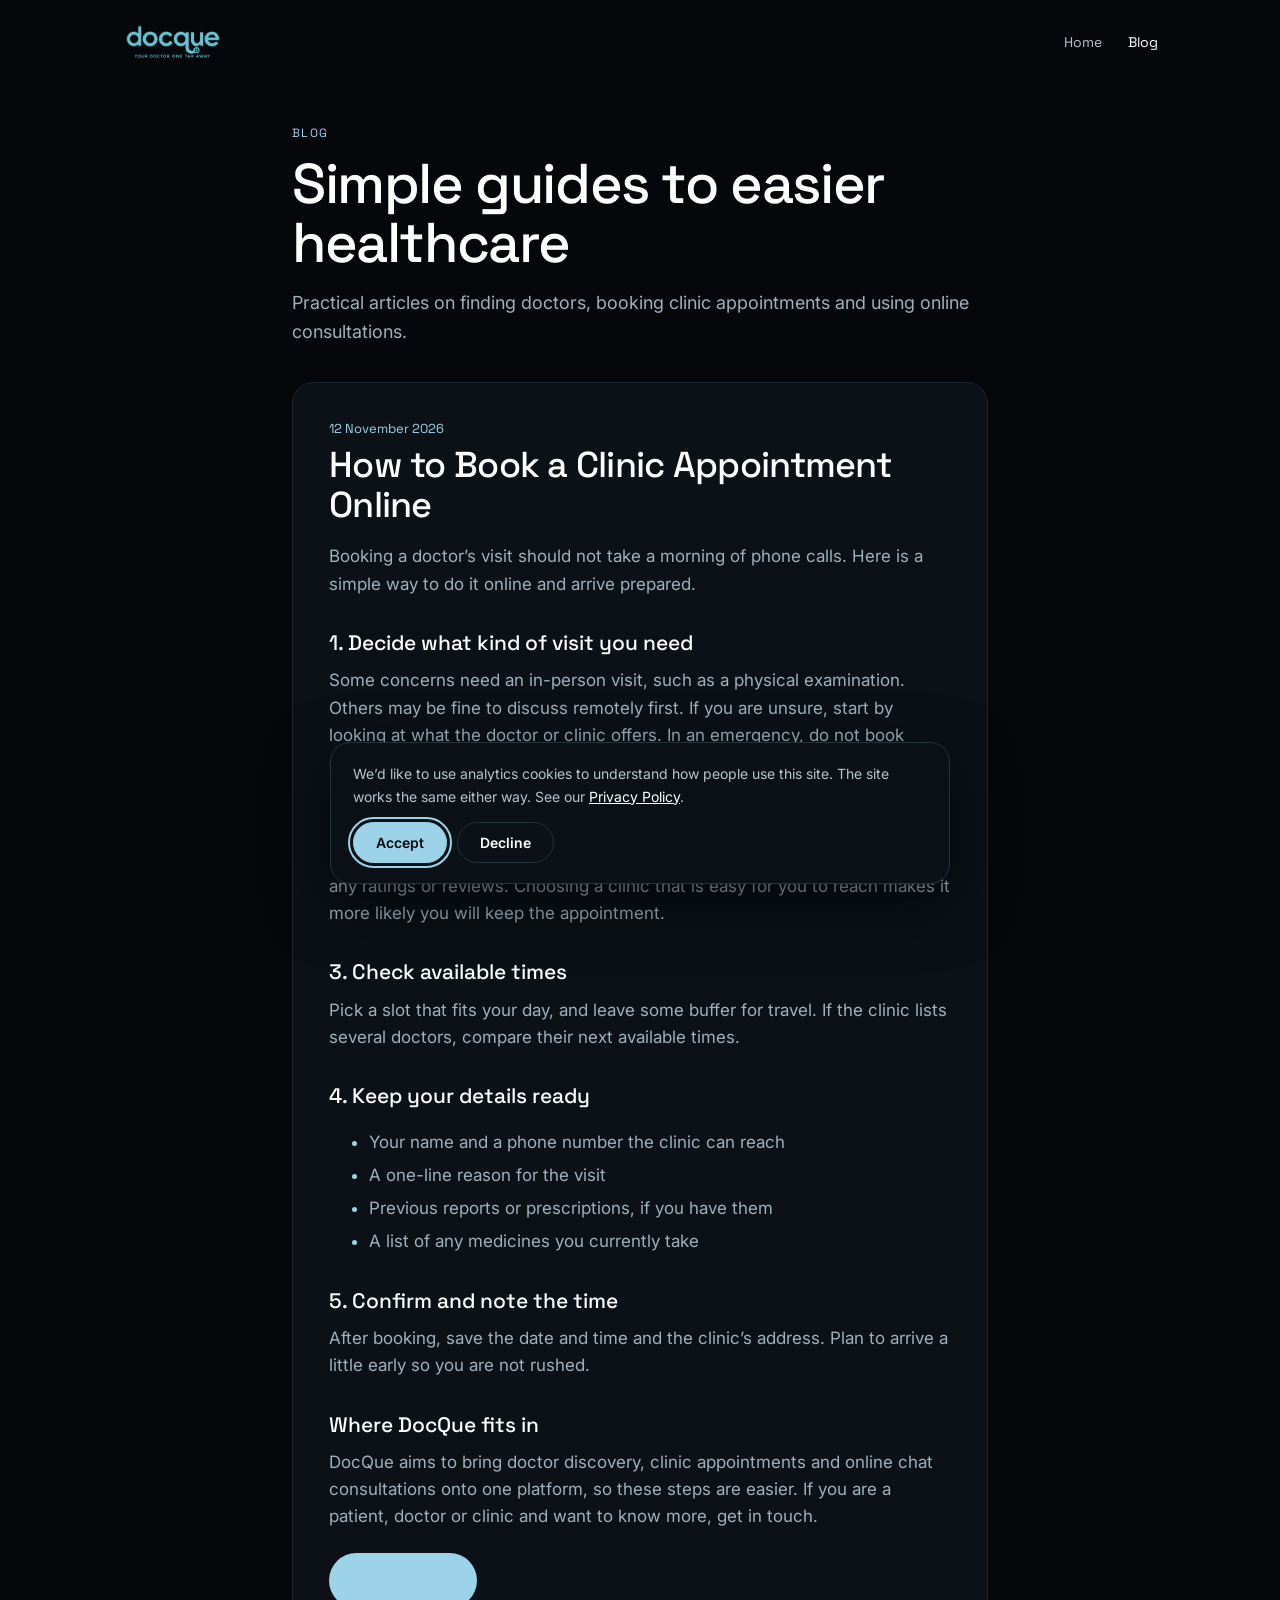
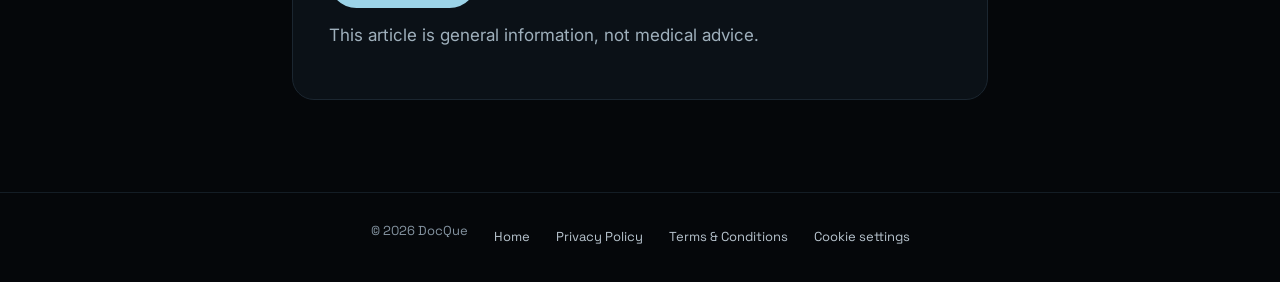
<file: blog.html>
<!doctype html>
<html lang="en-IN">
<head>
<meta charset="utf-8">
<meta name="viewport" content="width=device-width, initial-scale=1">
<title>Blog – DocQue</title>
<meta name="description" content="Simple guides on finding doctors, booking clinic appointments and using online consultations.">
<link rel="canonical" href="https://www.docque.co.in/blog">
<meta name="theme-color" content="#05070A">
<link rel="icon" href="/favicon.ico" sizes="any">
<link rel="icon" type="image/png" sizes="32x32" href="/favicon-32.png">
<link rel="apple-touch-icon" href="/apple-touch-icon.png">
<meta property="og:type" content="website">
<meta property="og:site_name" content="DocQue">
<meta property="og:title" content="Blog – DocQue">
<meta property="og:description" content="Simple guides on finding doctors, booking clinic appointments and using online consultations.">
<meta property="og:url" content="https://www.docque.co.in/blog">
<meta property="og:image" content="https://www.docque.co.in/social-preview.png">
<meta name="twitter:card" content="summary_large_image">
<script type="application/ld+json">
{"@context":"https://schema.org","@type":"Blog","name":"DocQue Blog","url":"https://www.docque.co.in/blog","publisher":{"@type":"Organization","name":"DocQue"},"blogPost":[{"@type":"BlogPosting","headline":"How to Book a Clinic Appointment Online","datePublished":"2026-11-12","url":"https://www.docque.co.in/blog#how-to-book-a-clinic-appointment-online"}]}
</script>
<link rel="preconnect" href="https://fonts.googleapis.com">
<link rel="preconnect" href="https://fonts.gstatic.com" crossorigin>
<link href="https://fonts.googleapis.com/css2?family=Inter:wght@400;500;600&family=Space+Grotesk:wght@400;500;600&display=swap" rel="stylesheet">

<!-- All of this page's styling is right here, so it does not depend on any other file. -->
<style>
:root{--bg:#05070A;--muted:#9FB0BC;--soft:#B8C4CE;--dim:#8493A0;--accent:#9CD3E8;--card:#0B1117;--line:#1B2630}
*{box-sizing:border-box}
html{scroll-behavior:smooth}
body{margin:0;background:var(--bg);color:#fff;font-family:Inter,Arial,sans-serif;line-height:1.6;overflow-x:hidden}
a{color:inherit}
a:focus-visible,button:focus-visible{outline:2px solid var(--accent);outline-offset:3px}
.skip{position:absolute;left:-999px;top:8px;background:#fff;color:var(--bg);padding:10px 16px;border-radius:8px}
.skip:focus{left:8px}
header{max-width:1100px;margin:0 auto;padding:24px 32px;display:flex;flex-wrap:wrap;gap:16px;justify-content:space-between;align-items:center}
header img{height:34px;width:auto;display:block}
header nav{display:flex;gap:26px;font-family:'Space Grotesk',Arial,sans-serif;font-size:14px;color:var(--soft)}
header nav a{text-decoration:none;display:inline-flex;align-items:center;min-height:36px}
header nav a:hover,header nav a[aria-current]{color:#fff}
main{max-width:760px;margin:0 auto;padding:40px 32px 24px}
.kicker{font-family:'Space Grotesk',Arial,sans-serif;font-size:12px;letter-spacing:.12em;text-transform:uppercase;color:var(--accent)}
h1{font-family:'Space Grotesk',Arial,sans-serif;font-weight:500;font-size:clamp(34px,5.5vw,56px);line-height:1.05;letter-spacing:-.025em;margin:12px 0 16px}
.intro{color:var(--muted);font-size:18px;margin:0 0 36px}
article.post{background:var(--card);border:1px solid var(--line);border-radius:22px;padding:36px;margin-bottom:28px}
article.post .date{font-family:'Space Grotesk',Arial,sans-serif;font-size:13px;color:var(--accent);margin:0 0 6px}
article.post h2{font-family:'Space Grotesk',Arial,sans-serif;font-weight:500;font-size:clamp(26px,4vw,36px);line-height:1.1;letter-spacing:-.02em;margin:0 0 18px}
article.post h3{font-family:'Space Grotesk',Arial,sans-serif;font-weight:500;font-size:21px;margin:28px 0 8px}
article.post p,article.post li{color:var(--muted);font-size:17px;margin:0 0 14px}
article.post li{margin:6px 0}
article.post li::marker{color:var(--accent)}
article.post a{color:var(--accent)}
.note{font-size:14px;color:var(--dim)}
.cta{display:inline-block;background:var(--accent);color:var(--bg);font-weight:600;padding:14px 30px;border-radius:999px;text-decoration:none;margin-top:8px}
footer{border-top:1px solid #141D25;margin-top:40px;padding:28px 32px;display:flex;flex-wrap:wrap;gap:10px 26px;justify-content:center;font-family:'Space Grotesk',Arial,sans-serif;font-size:13px;color:var(--dim)}
footer a,footer button{color:var(--soft);background:none;border:0;font:inherit;cursor:pointer;text-decoration:none;padding:6px 0}
footer a:hover,footer button:hover{color:var(--accent)}
.cb{position:fixed;left:16px;right:16px;bottom:16px;max-width:620px;margin:0 auto;background:var(--card);border:1px solid #26323C;border-radius:20px;padding:20px 22px;z-index:50;box-shadow:0 20px 60px rgba(0,0,0,.6);font-size:14px;color:var(--soft)}
.cb p{margin:0 0 14px}.cb a{color:#fff;text-decoration:underline}
.cb .btns{display:flex;gap:10px;flex-wrap:wrap}
.cb button{font:600 14px Inter,Arial,sans-serif;padding:11px 22px;border-radius:999px;cursor:pointer;border:1px solid #26323C;background:transparent;color:#fff}
.cb button.yes{background:var(--accent);color:var(--bg);border-color:var(--accent)}
@media(max-width:600px){header,main{padding-left:20px;padding-right:20px}article.post{padding:24px}}
</style>
</head>
<body>
<a class="skip" href="#main">Skip to content</a>

<header>
  <a href="/"><img src="/assets/docque-wordmark.png" alt="DocQue" height="34"></a>
  <nav aria-label="Main"><a href="/">Home</a><a href="/blog" aria-current="page">Blog</a></nav>
</header>

<main id="main">
  <div class="kicker">Blog</div>
  <h1>Simple guides to easier healthcare</h1>
  <p class="intro">Practical articles on finding doctors, booking clinic appointments and using online consultations.</p>

  <!-- ==================================================================
       HOW TO ADD A NEW POST
       1. Copy everything between START POST and END POST below.
       2. Paste it on its own line RIGHT BELOW this comment (newest post first).
       3. Remove the START POST and END POST lines, then change the words.
       4. Use a short lowercase id with hyphens, no spaces (for example: how-to-find-a-doctor).

       START POST
       <article class="post" id="your-post-id">
         <p class="date">14 November 2026</p>
         <h2>Your post title</h2>
         <p>Your opening paragraph.</p>
         <h3>A heading</h3>
         <p>More text.</p>
         <ul>
           <li>A point</li>
           <li>Another point</li>
         </ul>
       </article>
       END POST
       ================================================================== -->

  <article class="post" id="how-to-book-a-clinic-appointment-online">
    <p class="date"><time datetime="2026-11-12">12 November 2026</time></p>
    <h2>How to Book a Clinic Appointment Online</h2>
    <p>Booking a doctor’s visit should not take a morning of phone calls. Here is a simple way to do it online and arrive prepared.</p>

    <h3>1. Decide what kind of visit you need</h3>
    <p>Some concerns need an in-person visit, such as a physical examination. Others may be fine to discuss remotely first. If you are unsure, start by looking at what the doctor or clinic offers. In an emergency, do not book online. Contact local emergency services or go to the nearest hospital.</p>

    <h3>2. Find the right doctor or clinic</h3>
    <p>Look at the doctor’s specialisation, the clinic’s location, opening hours and any ratings or reviews. Choosing a clinic that is easy for you to reach makes it more likely you will keep the appointment.</p>

    <h3>3. Check available times</h3>
    <p>Pick a slot that fits your day, and leave some buffer for travel. If the clinic lists several doctors, compare their next available times.</p>

    <h3>4. Keep your details ready</h3>
    <ul>
      <li>Your name and a phone number the clinic can reach</li>
      <li>A one-line reason for the visit</li>
      <li>Previous reports or prescriptions, if you have them</li>
      <li>A list of any medicines you currently take</li>
    </ul>

    <h3>5. Confirm and note the time</h3>
    <p>After booking, save the date and time and the clinic’s address. Plan to arrive a little early so you are not rushed.</p>

    <h3>Where DocQue fits in</h3>
    <p>DocQue aims to bring doctor discovery, clinic appointments and online chat consultations onto one platform, so these steps are easier. If you are a patient, doctor or clinic and want to know more, get in touch.</p>
    <p><a class="cta" href="/#contact">Contact us</a></p>
    <p class="note">This article is general information, not medical advice.</p>
  </article>
</main>

<footer>
  <span>© <span id="year">2026</span> DocQue</span>
  <a href="/">Home</a>
  <a href="/privacy">Privacy Policy</a>
  <a href="/terms">Terms &amp; Conditions</a>
  <button type="button" data-cookie-settings>Cookie settings</button>
</footer>

<!-- Optional: cookie banner and analytics. The page still works if this file is missing. -->
<script src="/site.js" defer></script>
</body>
</html>
</file>
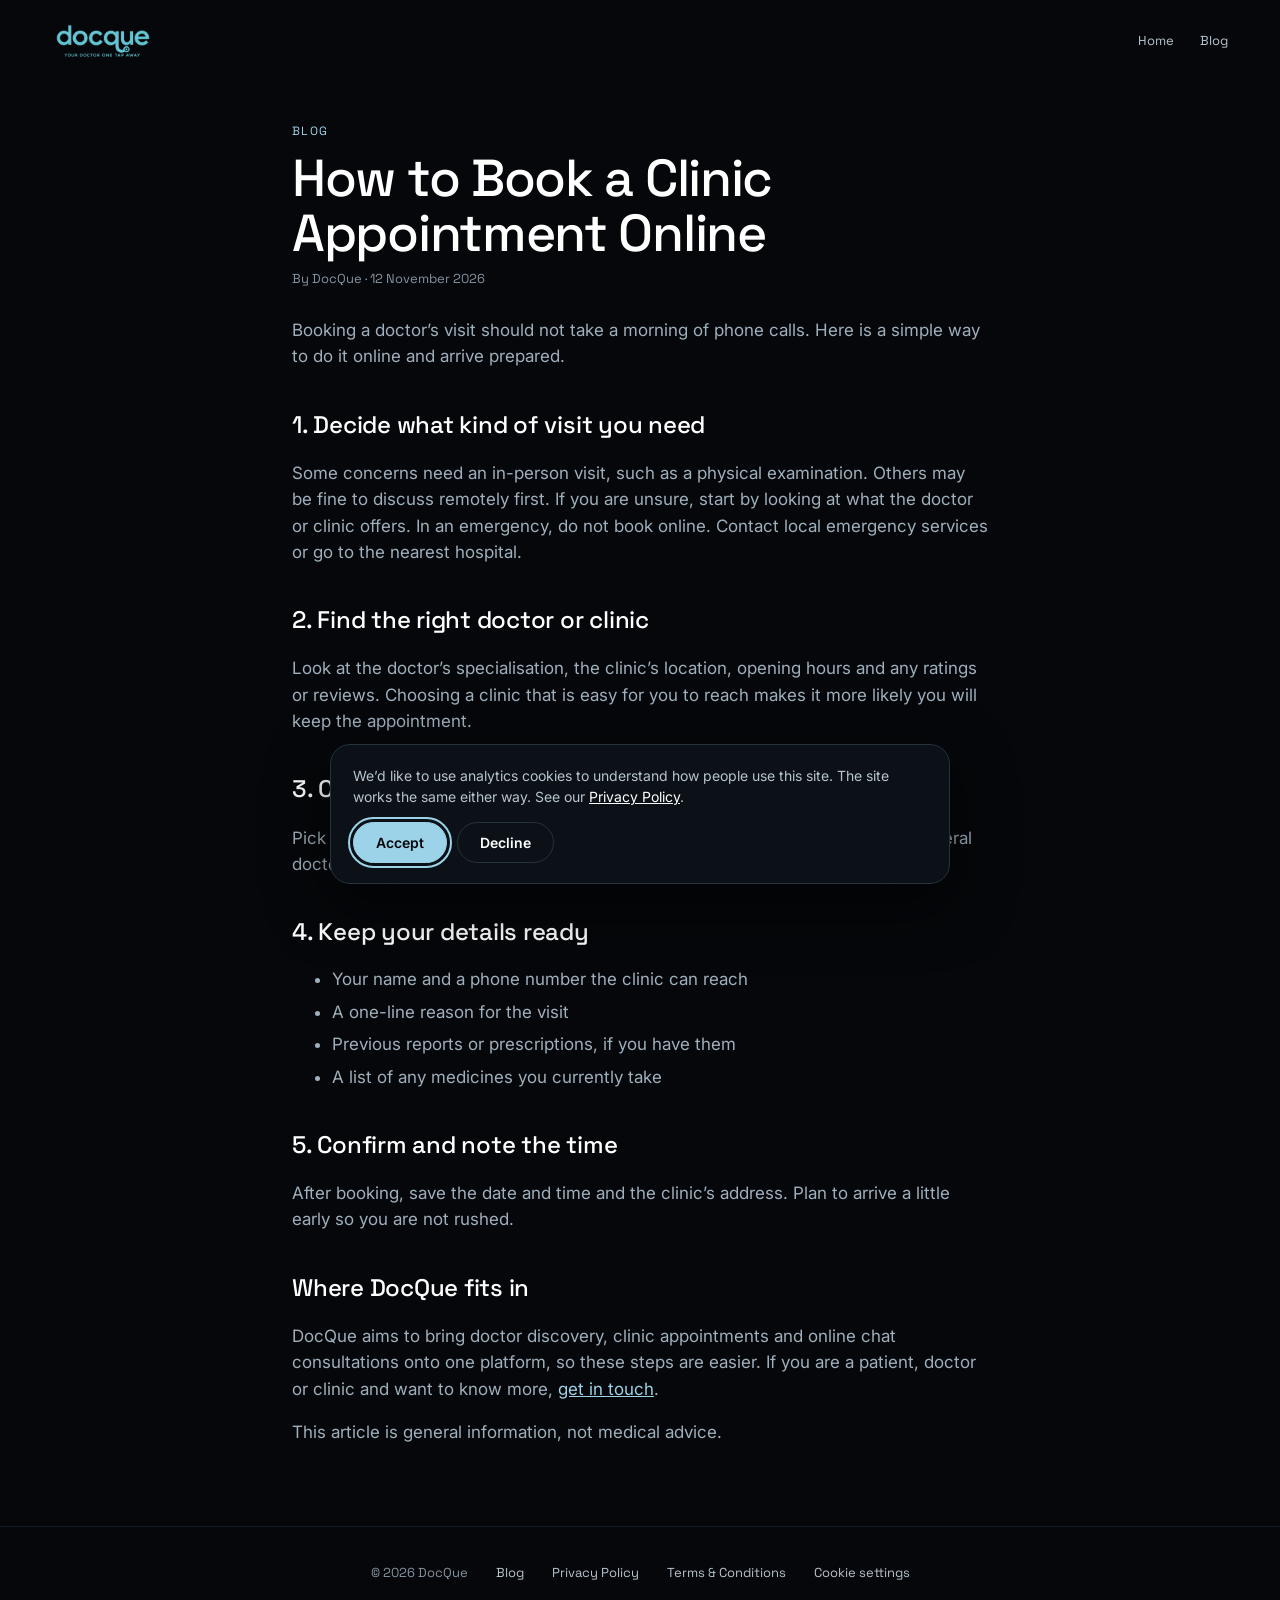
<file: how-to-book-a-clinic-appointment-online.html>
<!doctype html>
<html lang="en-IN">
<head>
<meta charset="utf-8">
<meta name="viewport" content="width=device-width, initial-scale=1">
<title>How to Book a Clinic Appointment Online – DocQue</title>
<meta name="description" content="A simple, step-by-step guide to finding a doctor, checking availability and booking a clinic appointment online.">
<link rel="canonical" href="https://www.docque.co.in/blog/how-to-book-a-clinic-appointment-online">
<meta name="theme-color" content="#05070A">
<link rel="icon" href="/favicon.ico" sizes="any">
<link rel="icon" type="image/png" sizes="32x32" href="/favicon-32.png">
<link rel="apple-touch-icon" href="/apple-touch-icon.png">
<meta property="og:type" content="article">
<meta property="og:site_name" content="DocQue">
<meta property="og:title" content="How to Book a Clinic Appointment Online – DocQue">
<meta property="og:description" content="A simple, step-by-step guide to finding a doctor, checking availability and booking a clinic appointment online.">
<meta property="og:url" content="https://www.docque.co.in/blog/how-to-book-a-clinic-appointment-online">
<meta property="og:image" content="https://www.docque.co.in/social-preview.png">
<meta property="og:image:alt" content="DocQue logo with the line: Find the right doctor. Connect with ease.">
<meta name="twitter:card" content="summary_large_image">
<script type="application/ld+json">{"@context": "https://schema.org", "@type": "Article", "headline": "How to Book a Clinic Appointment Online", "description": "A simple, step-by-step guide to finding a doctor, checking availability and booking a clinic appointment online.", "datePublished": "2026-11-12", "dateModified": "2026-11-12", "author": {"@type": "Organization", "name": "DocQue"}, "publisher": {"@type": "Organization", "name": "DocQue", "logo": {"@type": "ImageObject", "url": "https://www.docque.co.in/apple-touch-icon.png"}}, "image": "https://www.docque.co.in/social-preview.png", "mainEntityOfPage": "https://www.docque.co.in/blog/how-to-book-a-clinic-appointment-online"}</script>
<link rel="preconnect" href="https://fonts.googleapis.com">
<link rel="preconnect" href="https://fonts.gstatic.com" crossorigin>
<link href="https://fonts.googleapis.com/css2?family=Inter:wght@400;500;600&family=Space+Grotesk:wght@400;500;600&display=swap" rel="stylesheet">
<link rel="stylesheet" href="/styles.css">
</head>
<body>
<a class="skip" href="#main">Skip to content</a>
<header class="plain">
  <a class="brand" href="/"><img src="/assets/docque-wordmark.png" alt="DocQue" height="34"></a>
  <div class="links"><a href="/">Home</a><a href="/blog">Blog</a></div>
</header>
<main id="main">
<article class="prose">
<div class="k"><a href="/blog" style="text-decoration:none">Blog</a></div>
<h1>How to Book a Clinic Appointment Online</h1>
<p class="meta">By DocQue · 12 November 2026</p>
<p>Booking a doctor’s visit should not take a morning of phone calls. Here is a simple way to do it online and arrive prepared.</p>

<h2>1. Decide what kind of visit you need</h2>
<p>Some concerns need an in-person visit, such as a physical examination. Others may be fine to discuss remotely first. If you are unsure, start by looking at what the doctor or clinic offers. In an emergency, do not book online. Contact local emergency services or go to the nearest hospital.</p>

<h2>2. Find the right doctor or clinic</h2>
<p>Look at the doctor’s specialisation, the clinic’s location, opening hours and any ratings or reviews. Choosing a clinic that is easy for you to reach makes it more likely you will keep the appointment.</p>

<h2>3. Check available times</h2>
<p>Pick a slot that fits your day, and leave some buffer for travel. If the clinic lists several doctors, compare their next available times.</p>

<h2>4. Keep your details ready</h2>
<ul>
<li>Your name and a phone number the clinic can reach</li>
<li>A one-line reason for the visit</li>
<li>Previous reports or prescriptions, if you have them</li>
<li>A list of any medicines you currently take</li>
</ul>

<h2>5. Confirm and note the time</h2>
<p>After booking, save the date and time and the clinic’s address. Plan to arrive a little early so you are not rushed.</p>

<h2>Where DocQue fits in</h2>
<p>DocQue aims to bring doctor discovery, clinic appointments and online chat consultations onto one platform, so these steps are easier. If you are a patient, doctor or clinic and want to know more, <a href="/#contact">get in touch</a>.</p>
<p><em>This article is general information, not medical advice.</em></p>
</article>
</main>
<footer class="site">
  <span>© <span id="year">2026</span> DocQue</span>
  <a href="/blog">Blog</a>
  <a href="/privacy">Privacy Policy</a>
  <a href="/terms">Terms &amp; Conditions</a>
  <button type="button" data-cookie-settings>Cookie settings</button>
</footer>
<script src="/site.js" defer></script>
</body>
</html>
</file>
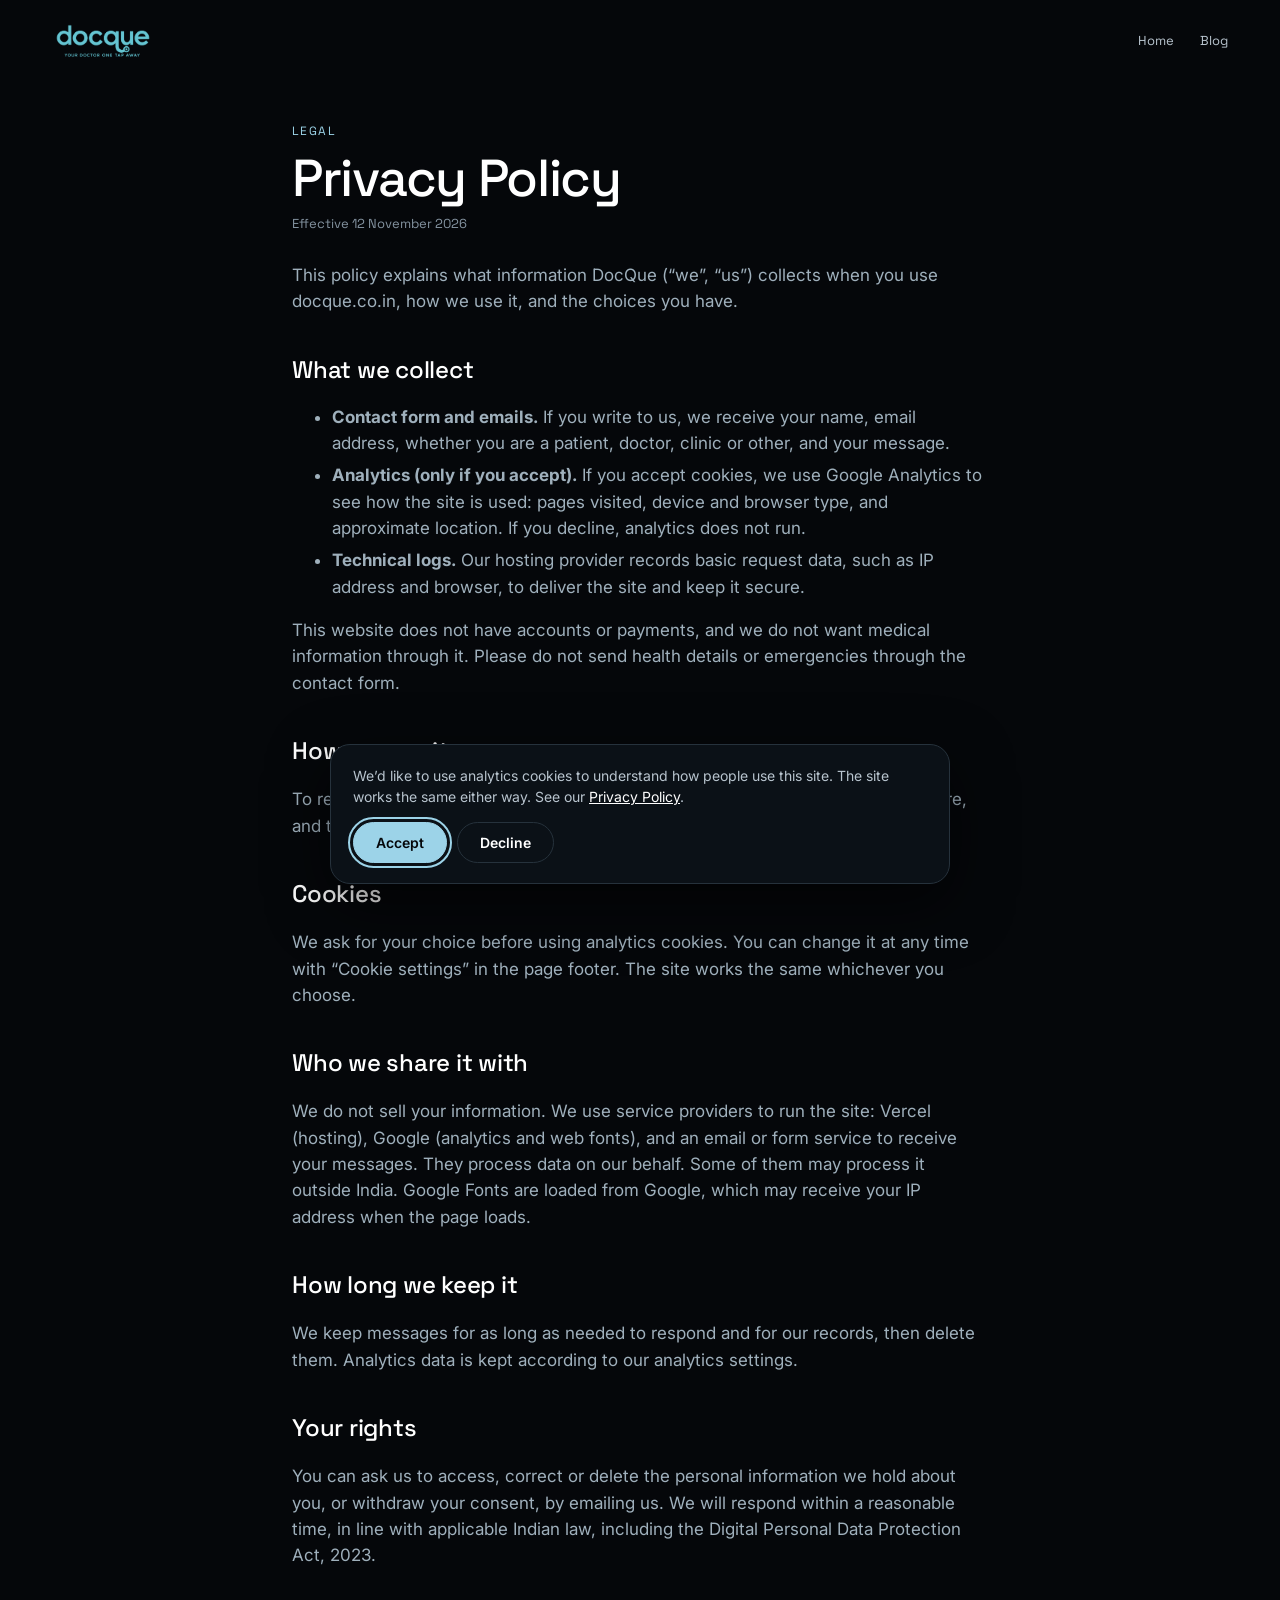
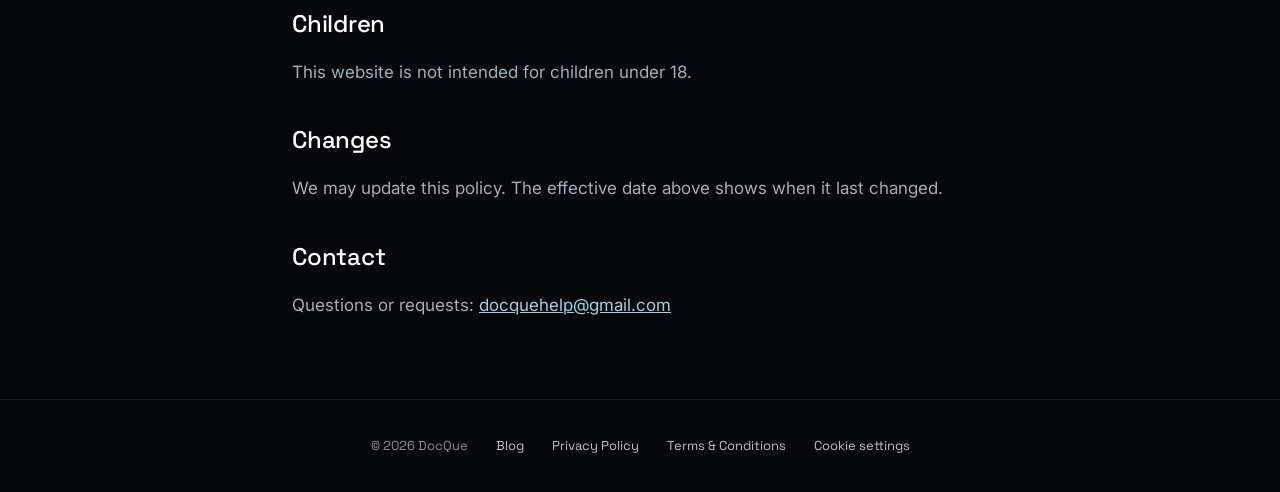
<file: privacy.html>
<!doctype html>
<html lang="en-IN">
<head>
<meta charset="utf-8">
<meta name="viewport" content="width=device-width, initial-scale=1">
<title>Privacy Policy – DocQue</title>
<meta name="description" content="How DocQue collects, uses and protects information when you use docque.co.in, and the choices you have.">
<link rel="canonical" href="https://www.docque.co.in/privacy">
<meta name="theme-color" content="#05070A">
<link rel="icon" href="/favicon.ico" sizes="any">
<link rel="icon" type="image/png" sizes="32x32" href="/favicon-32.png">
<link rel="apple-touch-icon" href="/apple-touch-icon.png">
<meta property="og:type" content="website">
<meta property="og:site_name" content="DocQue">
<meta property="og:title" content="Privacy Policy – DocQue">
<meta property="og:description" content="How DocQue collects, uses and protects information when you use docque.co.in, and the choices you have.">
<meta property="og:url" content="https://www.docque.co.in/privacy">
<meta property="og:image" content="https://www.docque.co.in/social-preview.png">
<meta property="og:image:alt" content="DocQue logo with the line: Find the right doctor. Connect with ease.">
<meta name="twitter:card" content="summary_large_image">
<link rel="preconnect" href="https://fonts.googleapis.com">
<link rel="preconnect" href="https://fonts.gstatic.com" crossorigin>
<link href="https://fonts.googleapis.com/css2?family=Inter:wght@400;500;600&family=Space+Grotesk:wght@400;500;600&display=swap" rel="stylesheet">
<link rel="stylesheet" href="/styles.css">
</head>
<body>
<a class="skip" href="#main">Skip to content</a>
<header class="plain">
  <a class="brand" href="/"><img src="/assets/docque-wordmark.png" alt="DocQue" height="34"></a>
  <div class="links"><a href="/">Home</a><a href="/blog">Blog</a></div>
</header>
<main id="main">
<article class="prose">
<div class="k">Legal</div>
<h1>Privacy Policy</h1>
<p class="meta">Effective 12 November 2026</p>
<p>This policy explains what information DocQue (“we”, “us”) collects when you use docque.co.in, how we use it, and the choices you have.</p>

<h2>What we collect</h2>
<ul>
<li><strong>Contact form and emails.</strong> If you write to us, we receive your name, email address, whether you are a patient, doctor, clinic or other, and your message.</li>
<li><strong>Analytics (only if you accept).</strong> If you accept cookies, we use Google Analytics to see how the site is used: pages visited, device and browser type, and approximate location. If you decline, analytics does not run.</li>
<li><strong>Technical logs.</strong> Our hosting provider records basic request data, such as IP address and browser, to deliver the site and keep it secure.</li>
</ul>
<p>This website does not have accounts or payments, and we do not want medical information through it. Please do not send health details or emergencies through the contact form.</p>

<h2>How we use it</h2>
<p>To reply to your message, to understand and improve the website, to keep it secure, and to meet legal obligations.</p>

<h2>Cookies</h2>
<p>We ask for your choice before using analytics cookies. You can change it at any time with “Cookie settings” in the page footer. The site works the same whichever you choose.</p>

<h2>Who we share it with</h2>
<p>We do not sell your information. We use service providers to run the site: Vercel (hosting), Google (analytics and web fonts), and an email or form service to receive your messages. They process data on our behalf. Some of them may process it outside India. Google Fonts are loaded from Google, which may receive your IP address when the page loads.</p>

<h2>How long we keep it</h2>
<p>We keep messages for as long as needed to respond and for our records, then delete them. Analytics data is kept according to our analytics settings.</p>

<h2>Your rights</h2>
<p>You can ask us to access, correct or delete the personal information we hold about you, or withdraw your consent, by emailing us. We will respond within a reasonable time, in line with applicable Indian law, including the Digital Personal Data Protection Act, 2023.</p>

<h2>Children</h2>
<p>This website is not intended for children under 18.</p>

<h2>Changes</h2>
<p>We may update this policy. The effective date above shows when it last changed.</p>

<h2>Contact</h2>
<p>Questions or requests: <a href="mailto:docquehelp@gmail.com">docquehelp@gmail.com</a></p>
</article>
</main>
<footer class="site">
  <span>© <span id="year">2026</span> DocQue</span>
  <a href="/blog">Blog</a>
  <a href="/privacy">Privacy Policy</a>
  <a href="/terms">Terms &amp; Conditions</a>
  <button type="button" data-cookie-settings>Cookie settings</button>
</footer>
<script src="/site.js" defer></script>
</body>
</html>
</file>
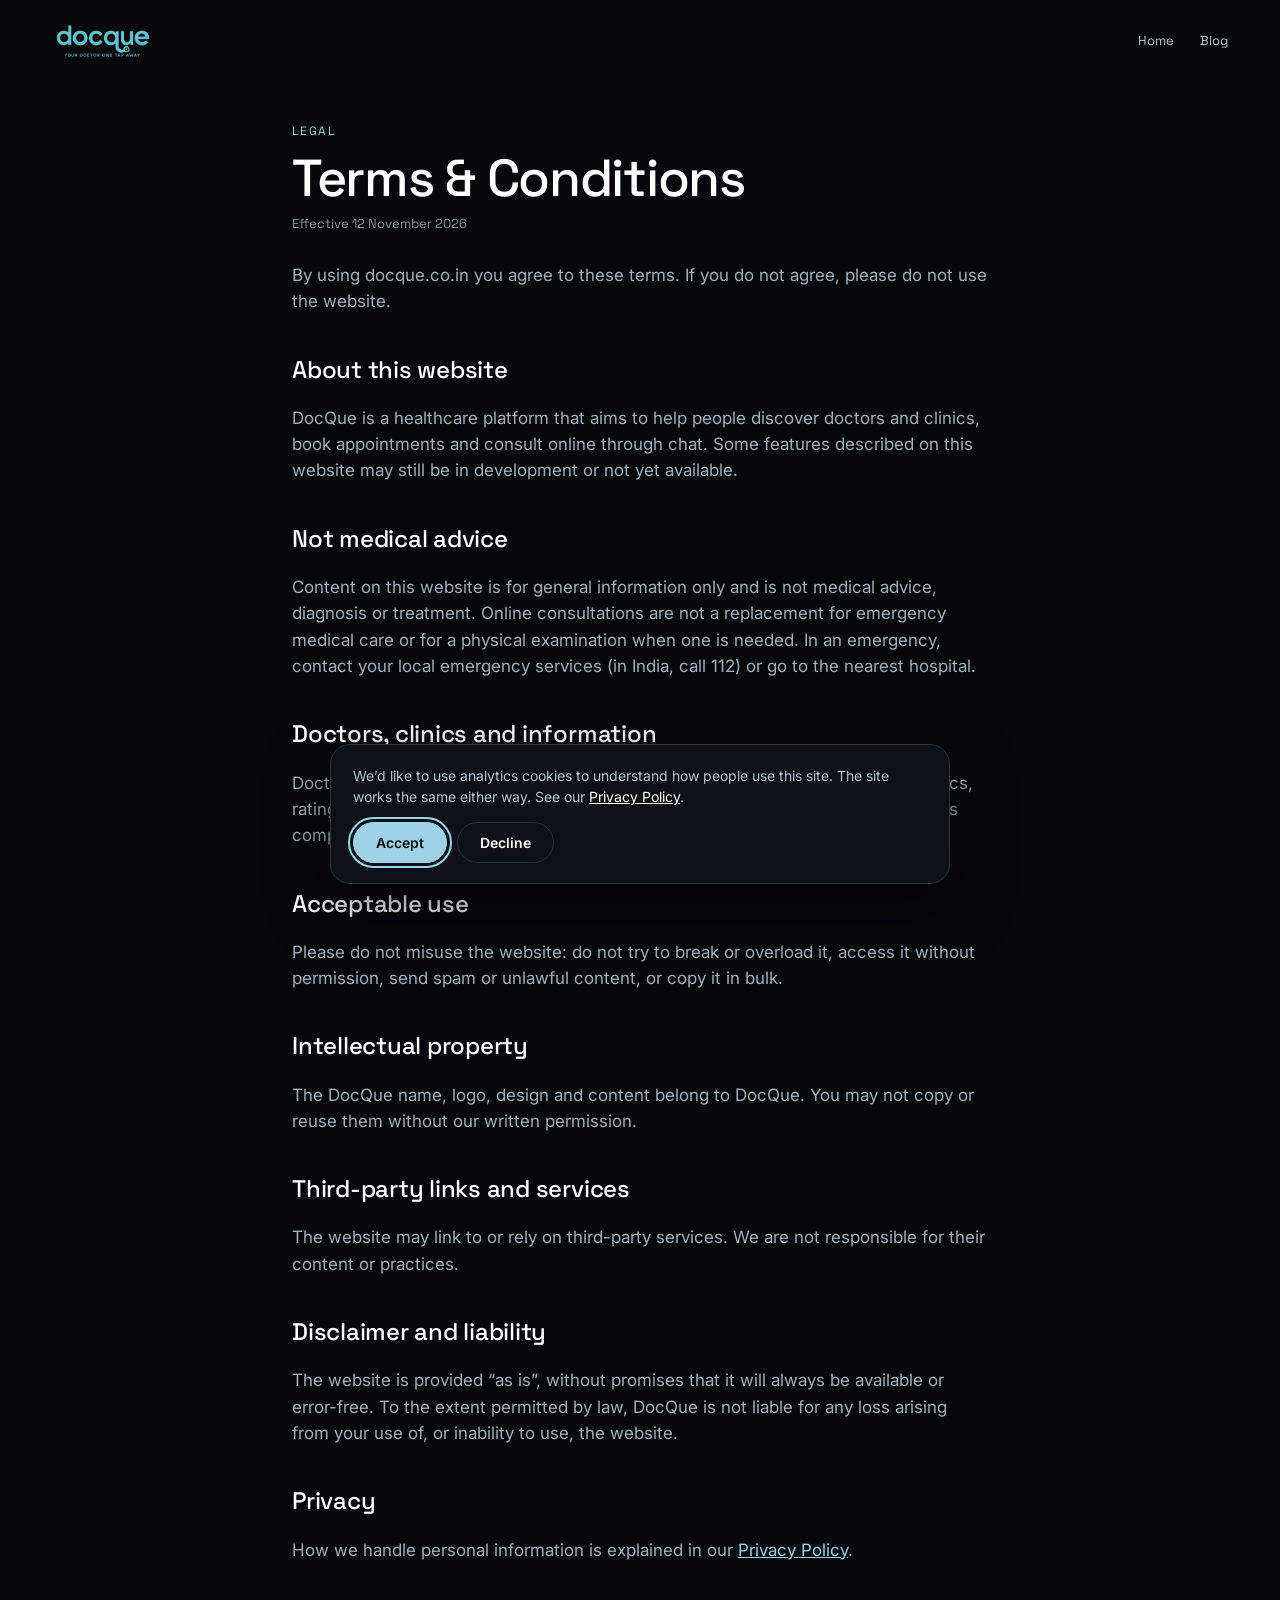
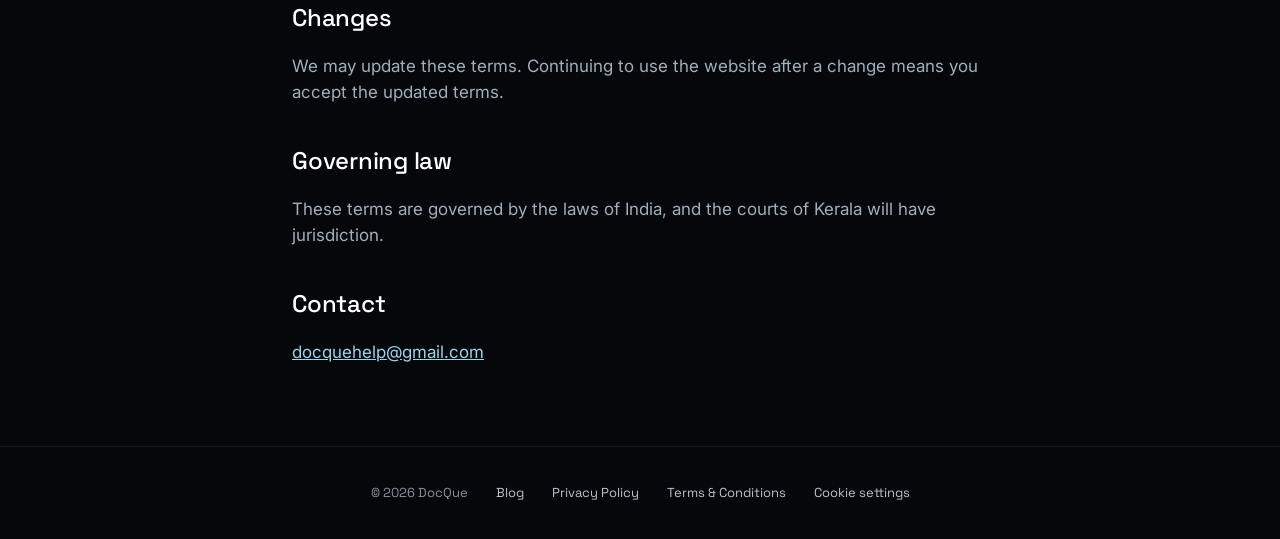
<file: terms.html>
<!doctype html>
<html lang="en-IN">
<head>
<meta charset="utf-8">
<meta name="viewport" content="width=device-width, initial-scale=1">
<title>Terms & Conditions – DocQue</title>
<meta name="description" content="The terms for using the DocQue website, including important information about medical advice and online consultations.">
<link rel="canonical" href="https://www.docque.co.in/terms">
<meta name="theme-color" content="#05070A">
<link rel="icon" href="/favicon.ico" sizes="any">
<link rel="icon" type="image/png" sizes="32x32" href="/favicon-32.png">
<link rel="apple-touch-icon" href="/apple-touch-icon.png">
<meta property="og:type" content="website">
<meta property="og:site_name" content="DocQue">
<meta property="og:title" content="Terms & Conditions – DocQue">
<meta property="og:description" content="The terms for using the DocQue website, including important information about medical advice and online consultations.">
<meta property="og:url" content="https://www.docque.co.in/terms">
<meta property="og:image" content="https://www.docque.co.in/social-preview.png">
<meta property="og:image:alt" content="DocQue logo with the line: Find the right doctor. Connect with ease.">
<meta name="twitter:card" content="summary_large_image">
<link rel="preconnect" href="https://fonts.googleapis.com">
<link rel="preconnect" href="https://fonts.gstatic.com" crossorigin>
<link href="https://fonts.googleapis.com/css2?family=Inter:wght@400;500;600&family=Space+Grotesk:wght@400;500;600&display=swap" rel="stylesheet">
<link rel="stylesheet" href="/styles.css">
</head>
<body>
<a class="skip" href="#main">Skip to content</a>
<header class="plain">
  <a class="brand" href="/"><img src="/assets/docque-wordmark.png" alt="DocQue" height="34"></a>
  <div class="links"><a href="/">Home</a><a href="/blog">Blog</a></div>
</header>
<main id="main">
<article class="prose">
<div class="k">Legal</div>
<h1>Terms &amp; Conditions</h1>
<p class="meta">Effective 12 November 2026</p>
<p>By using docque.co.in you agree to these terms. If you do not agree, please do not use the website.</p>

<h2>About this website</h2>
<p>DocQue is a healthcare platform that aims to help people discover doctors and clinics, book appointments and consult online through chat. Some features described on this website may still be in development or not yet available.</p>

<h2>Not medical advice</h2>
<p>Content on this website is for general information only and is not medical advice, diagnosis or treatment. Online consultations are not a replacement for emergency medical care or for a physical examination when one is needed. In an emergency, contact your local emergency services (in India, call 112) or go to the nearest hospital.</p>

<h2>Doctors, clinics and information</h2>
<p>Doctors and clinics are independent professionals. Information about doctors, clinics, ratings or availability is provided for convenience, and we do not guarantee that it is complete or up to date.</p>

<h2>Acceptable use</h2>
<p>Please do not misuse the website: do not try to break or overload it, access it without permission, send spam or unlawful content, or copy it in bulk.</p>

<h2>Intellectual property</h2>
<p>The DocQue name, logo, design and content belong to DocQue. You may not copy or reuse them without our written permission.</p>

<h2>Third-party links and services</h2>
<p>The website may link to or rely on third-party services. We are not responsible for their content or practices.</p>

<h2>Disclaimer and liability</h2>
<p>The website is provided “as is”, without promises that it will always be available or error-free. To the extent permitted by law, DocQue is not liable for any loss arising from your use of, or inability to use, the website.</p>

<h2>Privacy</h2>
<p>How we handle personal information is explained in our <a href="/privacy">Privacy Policy</a>.</p>

<h2>Changes</h2>
<p>We may update these terms. Continuing to use the website after a change means you accept the updated terms.</p>

<h2>Governing law</h2>
<p>These terms are governed by the laws of India, and the courts of Kerala will have jurisdiction.</p>

<h2>Contact</h2>
<p><a href="mailto:docquehelp@gmail.com">docquehelp@gmail.com</a></p>
</article>
</main>
<footer class="site">
  <span>© <span id="year">2026</span> DocQue</span>
  <a href="/blog">Blog</a>
  <a href="/privacy">Privacy Policy</a>
  <a href="/terms">Terms &amp; Conditions</a>
  <button type="button" data-cookie-settings>Cookie settings</button>
</footer>
<script src="/site.js" defer></script>
</body>
</html>
</file>
<file: styles.css>
:root{--bg:#05070A;--ink:#fff;--muted:#9FB0BC;--soft:#B8C4CE;--dim:#8493A0;--accent:#9CD3E8;--card:#0B1117;--card2:#111A22;--line:#1B2630;--line2:#26323C;--font:'Space Grotesk',sans-serif}
*{box-sizing:border-box}
html{scroll-behavior:smooth}
body{margin:0;background:var(--bg);color:var(--ink);font-family:Inter,sans-serif;line-height:1.55;overflow-x:hidden}
a{color:inherit;text-decoration:none;transition:transform .25s,box-shadow .25s,background .25s,border-color .25s,opacity .25s}
a:focus-visible,button:focus-visible,input:focus-visible,select:focus-visible,textarea:focus-visible{outline:2px solid var(--accent);outline-offset:3px}
img{max-width:100%}
em{font-style:normal}
[id]{scroll-margin-top:24px}
.skip{position:absolute;left:-999px;top:8px;background:#fff;color:var(--bg);padding:10px 16px;border-radius:8px;z-index:100}
.skip:focus{left:8px}
.wrap{max-width:1240px;margin:0 auto;padding:0 32px}
.sec{max-width:1240px;margin:0 auto;padding:88px 32px 0}
.g{display:grid;grid-template-columns:repeat(auto-fit,minmax(280px,1fr));gap:18px}
.g>*{min-width:0}
.k{font-family:var(--font);font-size:12px;letter-spacing:.12em;text-transform:uppercase;color:var(--accent)}
.h{font-family:var(--font);font-weight:500;letter-spacing:-.02em;line-height:1.08;margin:14px 0 20px;font-size:clamp(32px,4.4vw,48px);max-width:780px}
.h.sm{font-size:clamp(28px,3.4vw,38px)}
.p{color:var(--muted);margin:0 0 14px;max-width:700px}
.ul{margin:0;padding-left:20px;color:var(--muted)}
.ul li{margin:8px 0}.ul li::marker{color:var(--accent)}

/* header + hero */
.hero{position:relative}
.beam{position:absolute;inset:0 0 auto 0;height:1000px;pointer-events:none;background:radial-gradient(ellipse 45% 55% at 50% 78%,rgba(156,211,232,.42),transparent 70%),repeating-linear-gradient(90deg,rgba(156,211,232,.07) 0 2px,transparent 2px 7px);-webkit-mask-image:linear-gradient(#000 40%,transparent);mask-image:linear-gradient(#000 40%,transparent)}
nav.top{position:relative;display:flex;flex-wrap:wrap;gap:16px;align-items:center;justify-content:space-between;padding:22px 0}
.brand{display:flex;align-items:center}
.brand img{height:34px;width:auto;display:block;transition:transform .5s}
.brand:hover img{transform:scale(1.06)}
.links{display:flex;flex-wrap:wrap;gap:26px;font-family:var(--font);font-size:13px;color:var(--soft)}
.links a{display:inline-flex;align-items:center;min-height:32px}
.links a:hover{color:#fff}
.btn-w{background:#fff;color:var(--bg);font-weight:600;font-size:14px;padding:11px 24px;border-radius:999px}
.btn-w:hover,.b1:hover{transform:translateY(-2px)}
.hero-grid{position:relative;display:flex;flex-wrap:wrap;gap:32px;align-items:flex-start;justify-content:center;padding-top:48px}
.stat{flex:1 1 170px;padding-top:70px}
.stat.r{text-align:right}
.stat b{display:block;font-family:var(--font);font-weight:500;font-size:42px;line-height:1;transition:color .3s,translate .3s}
.stat b:hover{color:var(--accent);translate:6px 0}
.stat span{display:block;font-family:var(--font);font-size:11px;letter-spacing:.1em;color:#8FA0AD;text-transform:uppercase;margin:6px 0 34px}
.stat span:last-child{margin-bottom:0}
.hc{flex:2 1 520px;text-align:center;order:2}.stat.l{order:1}.stat.r{order:3}
.hc>*{animation:rise .9s cubic-bezier(.2,.7,.2,1) both}.hc>:nth-child(2){animation-delay:.12s}.hc>:nth-child(3){animation-delay:.24s}
h1{font-family:var(--font);font-weight:500;font-size:clamp(38px,6.4vw,76px);line-height:1.02;margin:0 0 26px;letter-spacing:-.03em}
h1 em{background:linear-gradient(90deg,var(--accent),#fff,var(--accent));background-size:200% 100%;-webkit-background-clip:text;background-clip:text;-webkit-text-fill-color:transparent}
.lead{font-family:var(--font);font-size:15px;color:var(--soft);max-width:480px;margin:0 auto 30px}
.cta{display:flex;flex-wrap:wrap;gap:22px;justify-content:center;align-items:center}
.b1{display:inline-block;background:var(--accent);color:var(--bg);font-weight:600;padding:16px 36px;border-radius:999px;border:0;font:600 16px Inter,sans-serif;cursor:pointer}
.b1:hover{box-shadow:0 0 34px rgba(156,211,232,.65)}
.tl{font-family:var(--font);font-size:14px;color:var(--soft);border-bottom:1px solid var(--line2);padding-bottom:2px}
.tl:hover{color:#fff;border-color:var(--accent)}

/* sample cards */
.mocks{position:relative;max-width:1100px;margin:64px auto 0;padding:0 32px;display:flex;flex-wrap:wrap;gap:22px;justify-content:center;align-items:flex-end}
.mc{flex:1 1 300px;max-width:350px;background:rgba(12,18,24,.9);border:1px solid #1E2A34;border-radius:22px;padding:22px;transition:scale .3s,box-shadow .3s,border-color .3s;animation:float 6s ease-in-out infinite}
.mc:nth-child(1){rotate:-3deg}.mc:nth-child(3){rotate:3deg;animation-delay:-4s}.mc:nth-child(2){max-width:380px;padding:24px;box-shadow:0 0 80px rgba(156,211,232,.18);animation-delay:-2s}
.mc:hover{scale:1.04;border-color:var(--accent);box-shadow:0 0 50px rgba(156,211,232,.25)}
.ml{font-family:var(--font);font-size:12px;color:var(--soft);margin-bottom:14px}
.ml i{color:var(--accent);font-style:normal}
.row{display:flex;align-items:center;gap:10px;background:var(--card2);border-radius:14px;padding:12px;margin-bottom:8px;font-size:14px;transition:background .25s,transform .25s}
.row:last-child{margin-bottom:0}.row:hover{background:#1A2631;transform:translateX(4px)}
.row small{display:block;font-size:12px;color:#8FA0AD}
.row .grow{flex:1;min-width:0}
.av{width:30px;height:30px;border-radius:50%;background:#243340;display:inline-flex;align-items:center;justify-content:center;font-size:11px;flex:none}
.chip{border:1px solid var(--accent);color:var(--accent);font-size:12px;padding:4px 12px;border-radius:999px;transition:background .2s,color .2s}
.chip:hover{background:var(--accent);color:var(--bg)}
.book h3{font-family:var(--font);font-weight:500;font-size:28px;line-height:1.15;margin:0}
.book .sub{font-size:14px;color:#8FA0AD;margin:6px 0 18px}
.slots{display:flex;flex-wrap:wrap;gap:8px;margin-bottom:18px}
.bk{text-align:center;background:var(--accent);color:var(--bg);border-radius:999px;padding:13px;font-weight:600;font-size:15px}
.bub{border-radius:16px;padding:10px 14px;font-size:14px;margin-bottom:8px;max-width:85%;background:var(--card2)}
.bub.me{background:var(--accent);color:var(--bg);margin-left:auto}
.input{border:1px solid var(--line2);border-radius:999px;padding:10px 16px;font-size:13px;color:var(--dim);margin-top:14px}

/* cards + sections */
.c{background:var(--card);border:1px solid var(--line);border-radius:22px;padding:30px;transition:transform .3s,border-color .3s,box-shadow .3s}
.c:hover{transform:translateY(-6px);border-color:var(--accent);box-shadow:0 14px 40px rgba(156,211,232,.15)}
.c.big{padding:36px}
.c.light{background:#fff;color:var(--bg);border-color:#fff}
.c.light .k{color:#2F6F86}.c.light .ul,.c.light .p{color:#36424C}
.steps{grid-template-columns:repeat(auto-fit,minmax(210px,1fr))}
.sn{font-family:var(--font);font-weight:500;font-size:38px;line-height:1;color:var(--accent);display:inline-block;transition:scale .3s;transform-origin:left}
.c:hover .sn{scale:1.12}
.c h3{font-size:19px;margin:12px 0 6px;font-weight:600}
.c .p{margin:0}
.two{grid-template-columns:repeat(auto-fit,minmax(340px,1fr));gap:48px}
.closing{position:relative;margin-top:88px;padding:90px 32px 80px;text-align:center}
.closing::after{content:"";position:absolute;inset:auto 0 0 0;height:420px;pointer-events:none;background:radial-gradient(ellipse 50% 60% at 50% 100%,rgba(156,211,232,.3),transparent 70%)}
.closing .in{position:relative;z-index:1;max-width:1100px;margin:0 auto;display:flex;flex-wrap:wrap;gap:48px;justify-content:center;text-align:left}
.closing .in>div{flex:1 1 380px}
.closing h2{font-family:var(--font);font-weight:500;letter-spacing:-.02em;font-size:clamp(30px,4.2vw,46px);line-height:1.08;margin:0 0 14px}
.closing h2 em{color:var(--accent)}
.closing p{color:var(--soft);margin:0}
.closing .cta{position:relative;z-index:1;margin-top:44px}

/* contact + form */
.cwrap{display:flex;flex-wrap:wrap;gap:22px;align-items:flex-start}
.cinfo{flex:1 1 280px;display:grid;gap:14px}
.cinfo .k{color:#8FA0AD}.cinfo .v{margin-top:8px;word-break:break-word}
.cinfo a:hover{color:var(--accent)}
form.f{flex:2 1 420px;background:var(--card);border:1px solid var(--line);border-radius:22px;padding:30px;display:grid;gap:16px}
.fld label{display:block;font-size:14px;font-weight:500;margin-bottom:6px}
.fld input,.fld select,.fld textarea{width:100%;background:var(--bg);color:#fff;border:1px solid var(--line2);border-radius:14px;padding:13px 14px;font:inherit;font-size:16px}
.fld textarea{min-height:130px;resize:vertical}
.fld [aria-invalid="true"]{border-color:#FF9B9B}
.err{display:block;color:#FF9B9B;font-size:13px;margin-top:6px;min-height:0}
.hp{position:absolute;left:-9999px;width:1px;height:1px;overflow:hidden}
.fnote{font-size:13px;color:var(--dim);margin:0}
.fnote a{color:var(--soft);text-decoration:underline}
.fstat{font-size:15px;margin:0;min-height:22px}
.fstat.ok{color:#9BE3B5}.fstat.bad{color:#FF9B9B}

/* footer */
footer.site{border-top:1px solid #141D25;padding:30px 32px;margin-top:40px;font-family:var(--font);font-size:13px;color:var(--dim);display:flex;flex-wrap:wrap;gap:12px 28px;justify-content:center;align-items:center}
footer.site a,footer.site button{color:var(--soft);background:none;border:0;font:inherit;cursor:pointer;padding:6px 0}
footer.site a:hover,footer.site button:hover{color:var(--accent)}

/* cookie banner */
.cb{position:fixed;left:16px;right:16px;bottom:16px;max-width:620px;margin:0 auto;background:var(--card);border:1px solid var(--line2);border-radius:20px;padding:20px 22px;z-index:50;box-shadow:0 20px 60px rgba(0,0,0,.6);font-size:14px;color:var(--soft)}
.cb p{margin:0 0 14px}.cb a{color:#fff;text-decoration:underline}
.cb .btns{display:flex;gap:10px;flex-wrap:wrap}
.cb button{font:600 14px Inter,sans-serif;padding:11px 22px;border-radius:999px;cursor:pointer;border:1px solid var(--line2);background:transparent;color:#fff}
.cb button.yes{background:var(--accent);color:var(--bg);border-color:var(--accent)}

/* plain pages: legal, blog, 404 */
header.plain{max-width:1240px;margin:0 auto;padding:24px 32px;display:flex;flex-wrap:wrap;gap:16px;justify-content:space-between;align-items:center}
.prose{max-width:760px;margin:0 auto;padding:40px 32px 24px}
.prose h1{font-size:clamp(34px,5vw,52px);margin:10px 0 8px;line-height:1.06;letter-spacing:-.025em}
.prose h2{font-family:var(--font);font-weight:500;font-size:24px;letter-spacing:-.01em;margin:36px 0 10px}
.prose p,.prose li{color:var(--muted);font-size:17px}
.prose li{margin:6px 0}
.prose a{color:var(--accent);text-decoration:underline}
.prose .meta{font-family:var(--font);font-size:13px;color:var(--dim);margin:0 0 28px}
.posts{display:grid;gap:18px;margin-top:28px}
.post{display:block;background:var(--card);border:1px solid var(--line);border-radius:22px;padding:28px}
.post:hover{border-color:var(--accent);transform:translateY(-4px)}
.post h2{margin:6px 0 8px;font-size:26px}
.post p{margin:0;font-size:16px}
.center404{min-height:60vh;display:flex;flex-direction:column;align-items:center;justify-content:center;text-align:center;padding:40px 24px}
.center404 .big404{font-family:var(--font);font-weight:500;font-size:clamp(90px,20vw,180px);line-height:1;letter-spacing:-.04em;color:var(--accent)}

@keyframes float{50%{translate:0 -10px}}
@keyframes pulse{50%{opacity:.6}}
@keyframes rise{from{translate:0 24px}to{translate:0 0}}
@keyframes shine{to{background-position:200% 0}}
.js .rv{opacity:0;translate:0 40px;transition:opacity .7s ease,translate .7s ease}
.js .rv.in{opacity:1;translate:0 0}

@media(max-width:900px){.hc{order:1;flex-basis:100%}.stat.l{order:2}.stat.r{order:3;text-align:left}.stat{padding-top:0;flex:1 1 120px}.stat b{font-size:30px}.stat span{margin-bottom:18px}.mc{rotate:none!important}nav.top .links{order:3;width:100%;gap:6px 22px}}
@media(max-width:600px){.wrap,.sec{padding-left:20px;padding-right:20px}.sec{padding-top:56px}.hero-grid{padding-top:32px}.links{font-size:12px}.links a{min-height:44px}.hc .b1{width:100%;text-align:center}.mocks{margin-top:32px;padding:0 20px;gap:16px}.mc{flex-basis:100%;max-width:100%!important;padding:20px!important;animation:none}.g{grid-template-columns:minmax(0,1fr)}.c,.c.big,form.f{padding:24px}.ul{columns:1!important}.two{gap:36px}.beam{height:800px}.p,.ul{font-size:15px}.prose{padding:24px 20px}.closing{padding:64px 20px 56px}.cb{left:10px;right:10px;bottom:10px}}
@media(prefers-reduced-motion:reduce){*{animation:none!important;transition:none!important}html{scroll-behavior:auto}.js .rv{opacity:1;translate:0 0}}

/* blog list cards: plain, not link-styled */
.prose a.post{color:inherit;text-decoration:none}
.prose a.post h2{color:#fff}
.prose a.post p{color:var(--muted)}

/* blog list cards: no underline, normal colours */
.prose a.post{color:inherit;text-decoration:none}
.prose a.post h2{color:#fff}
.prose a.post p{color:var(--muted)}
.prose a.post .k{color:var(--accent)}
</file>
